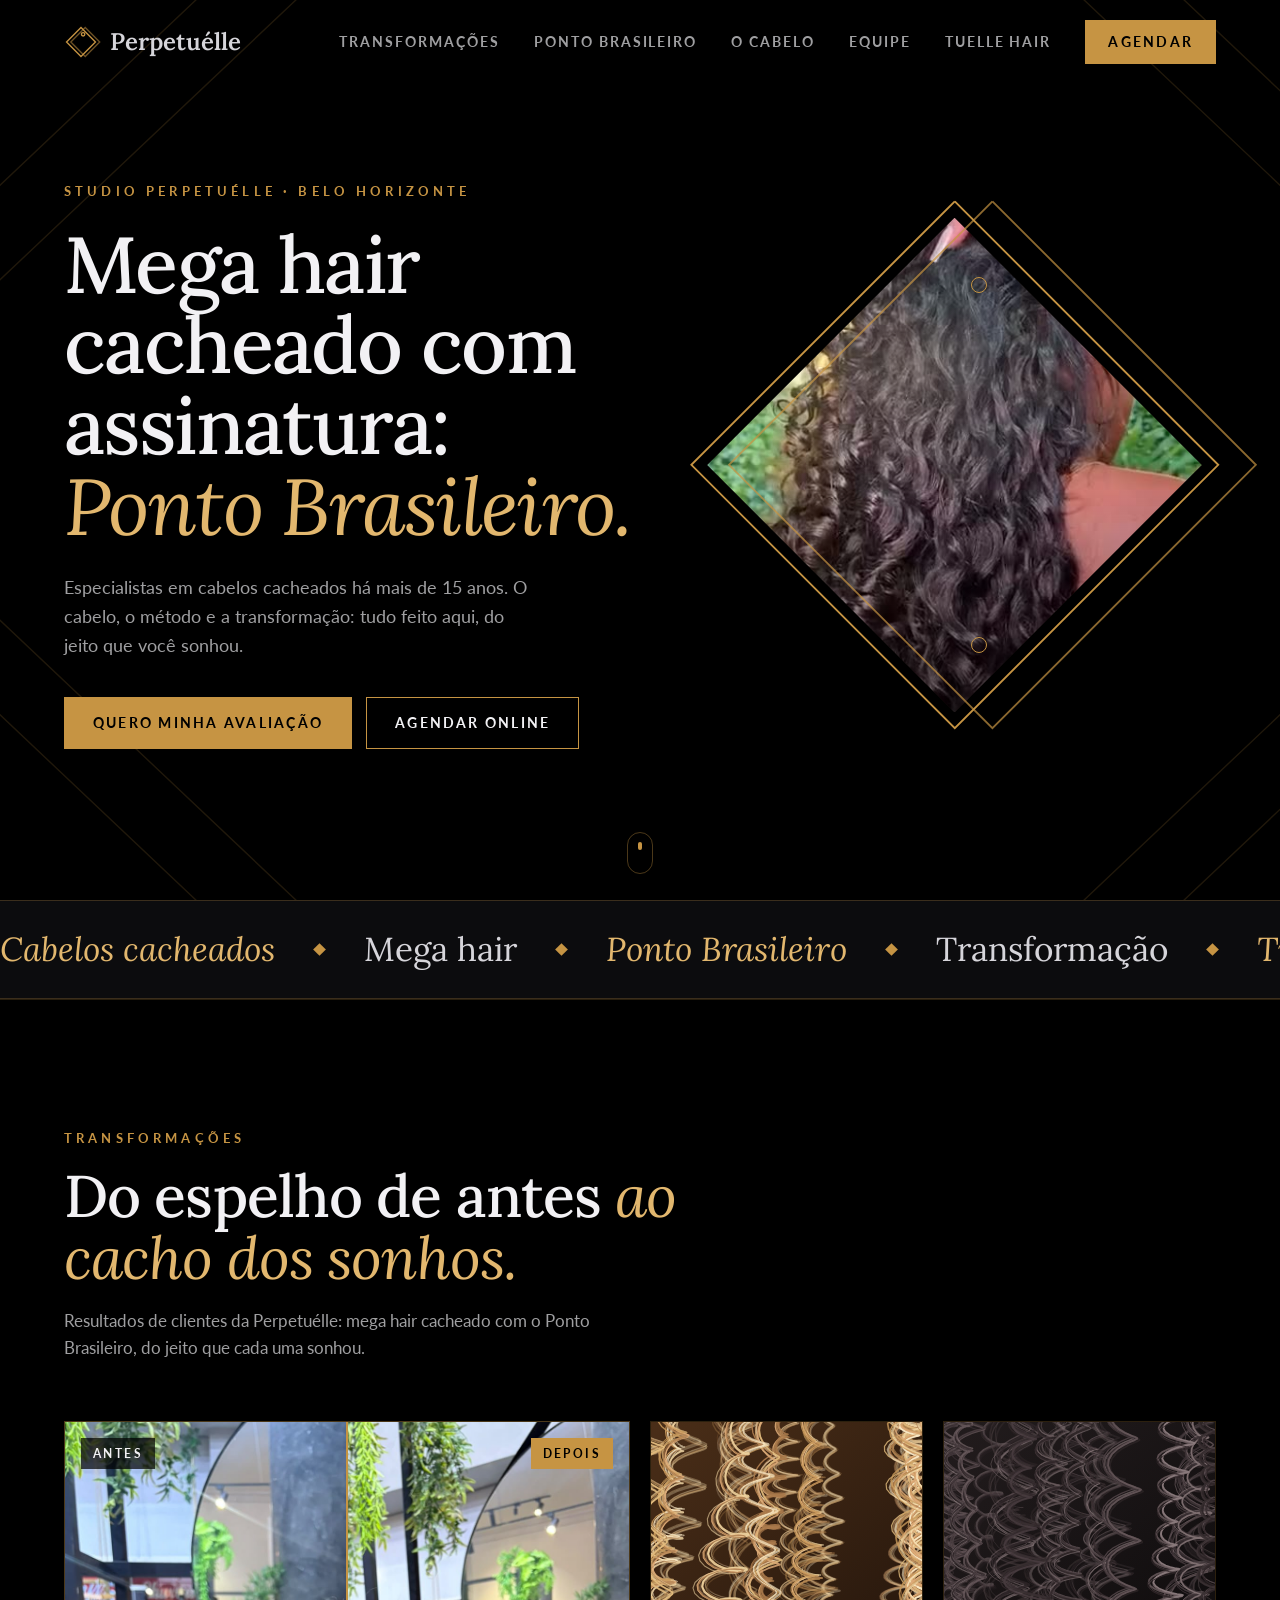
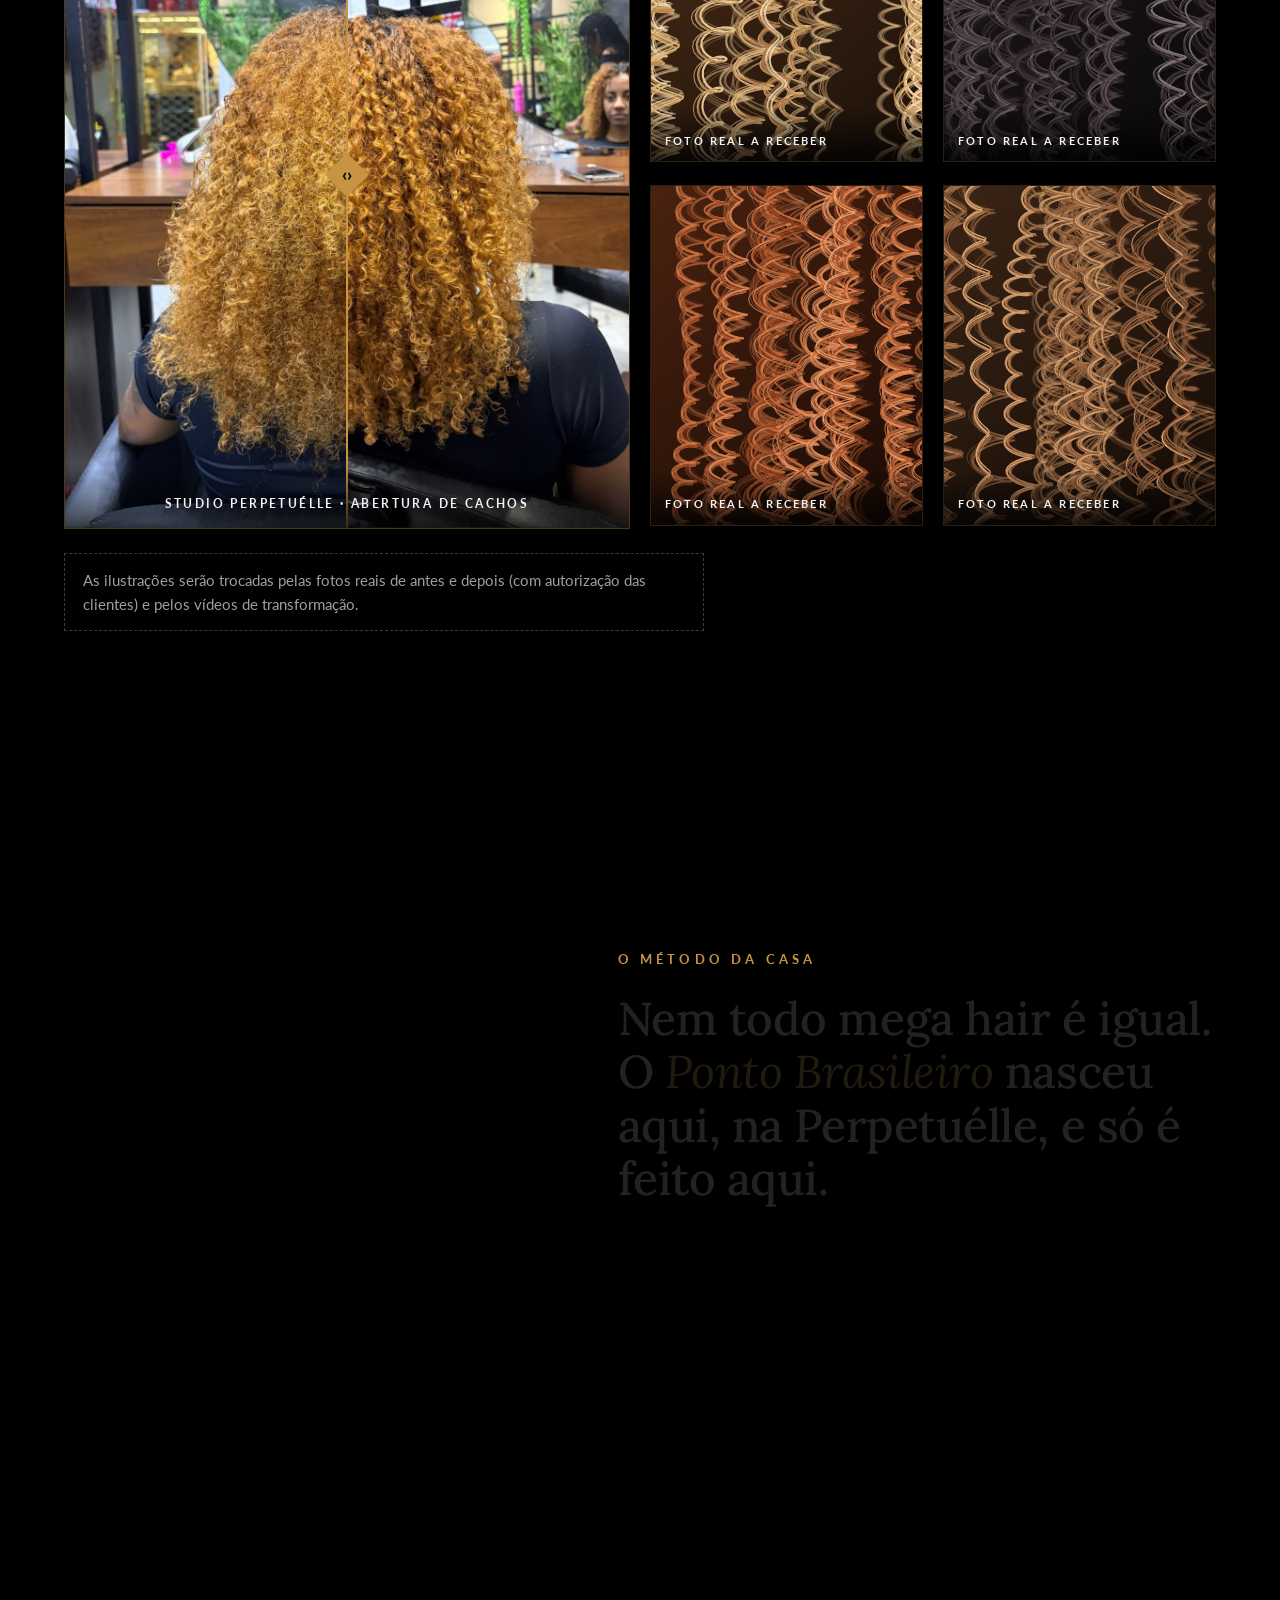
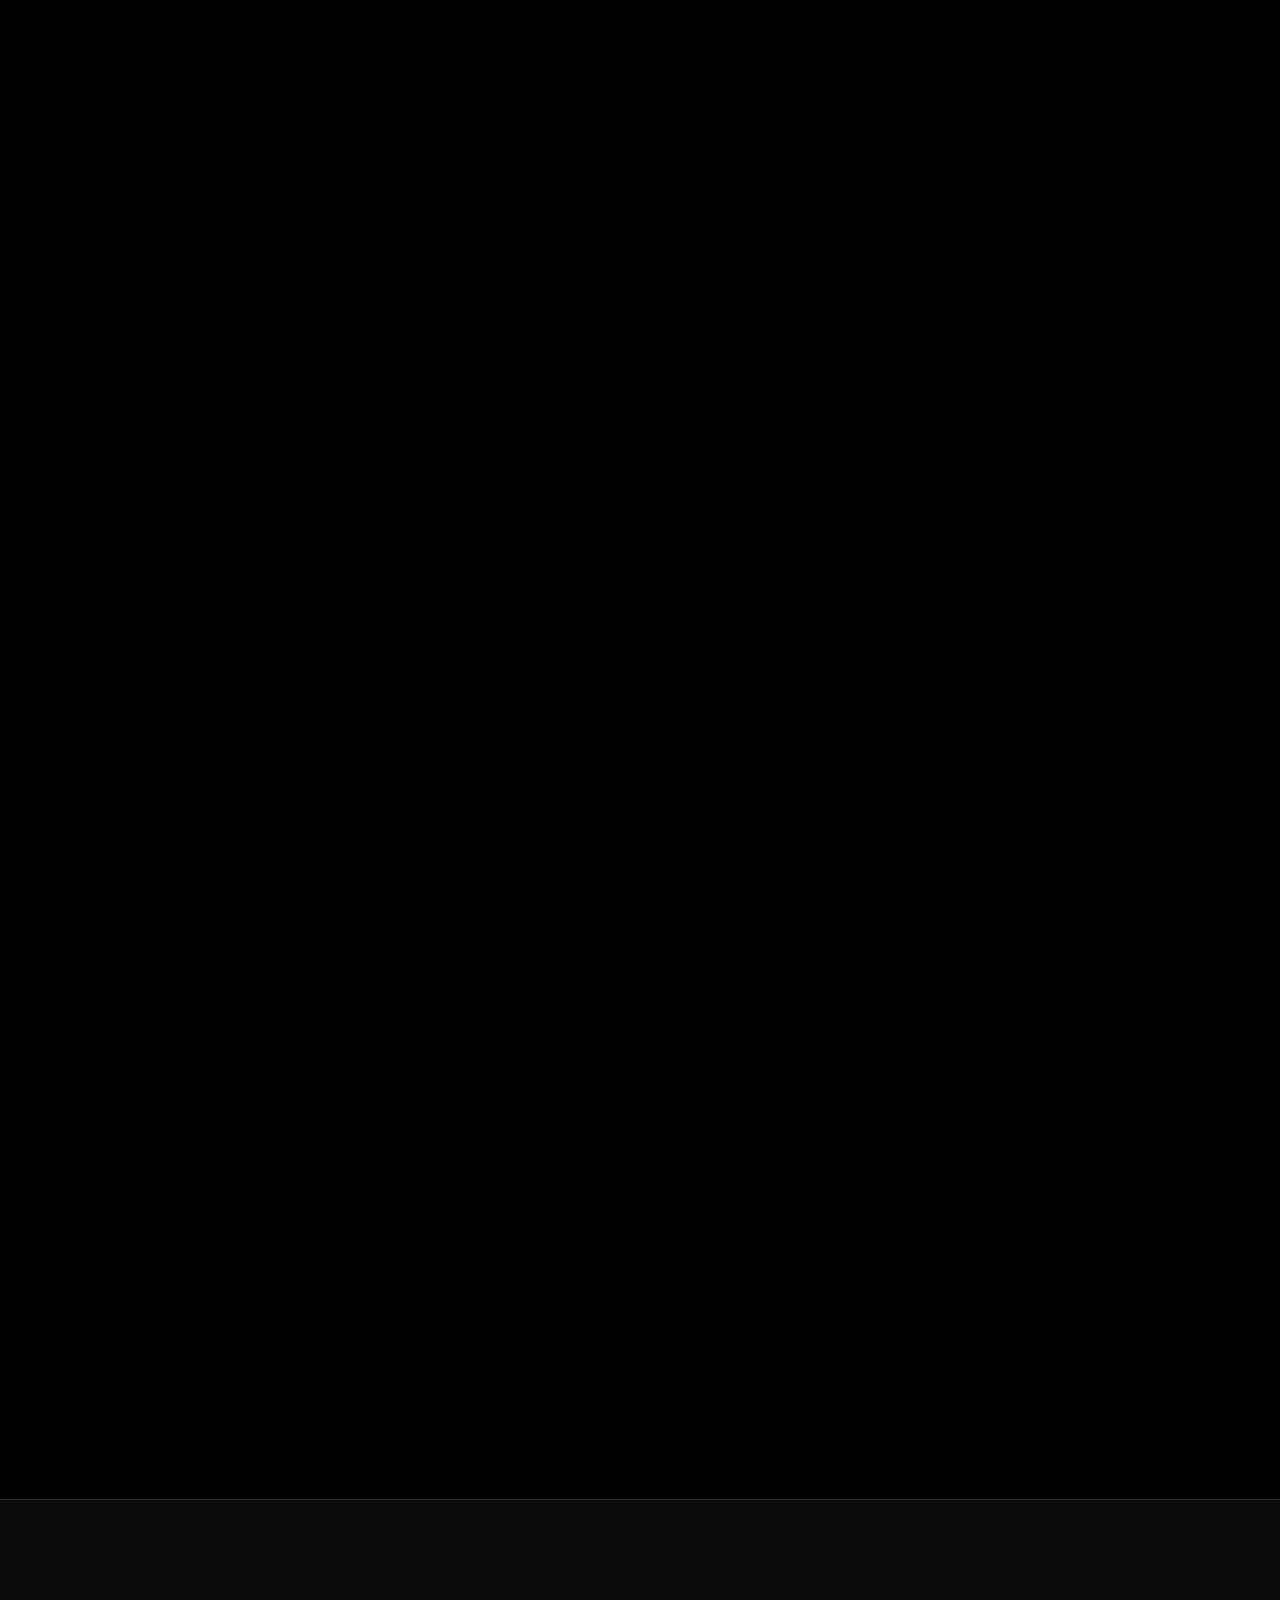
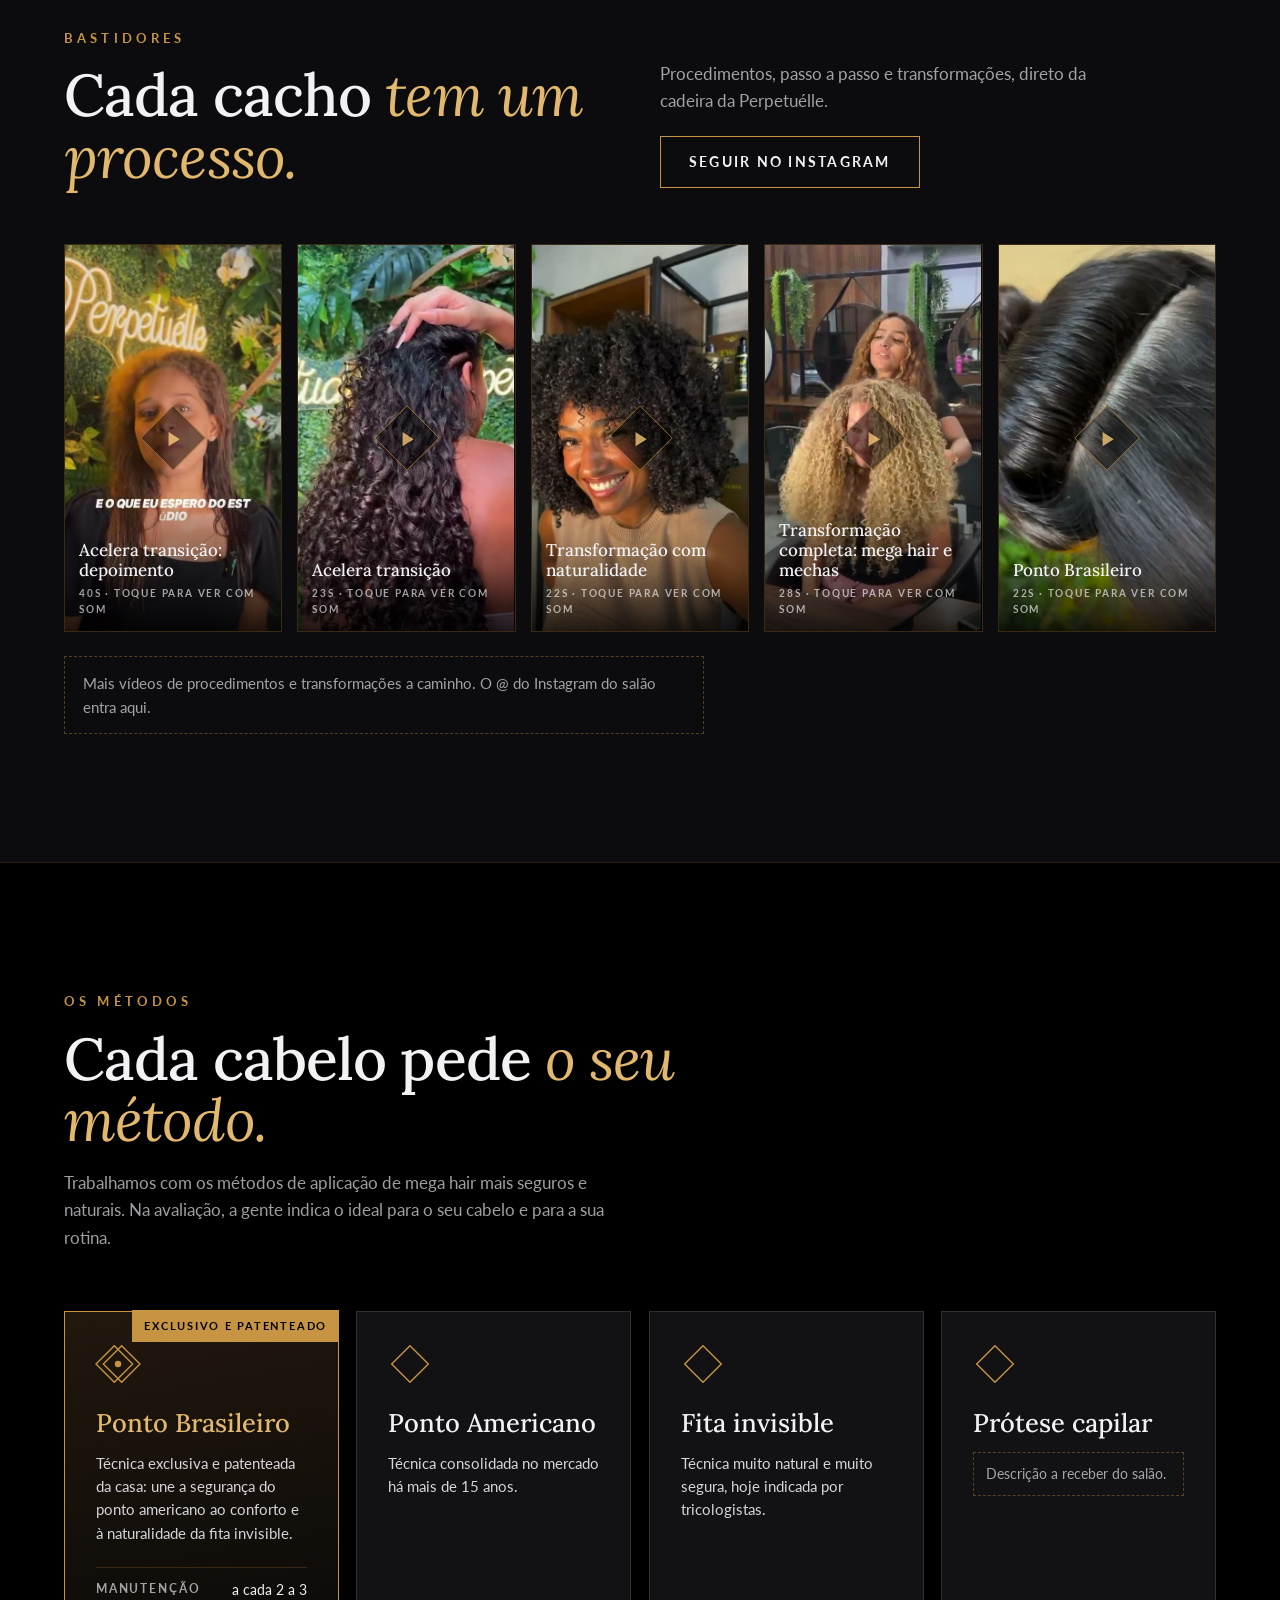
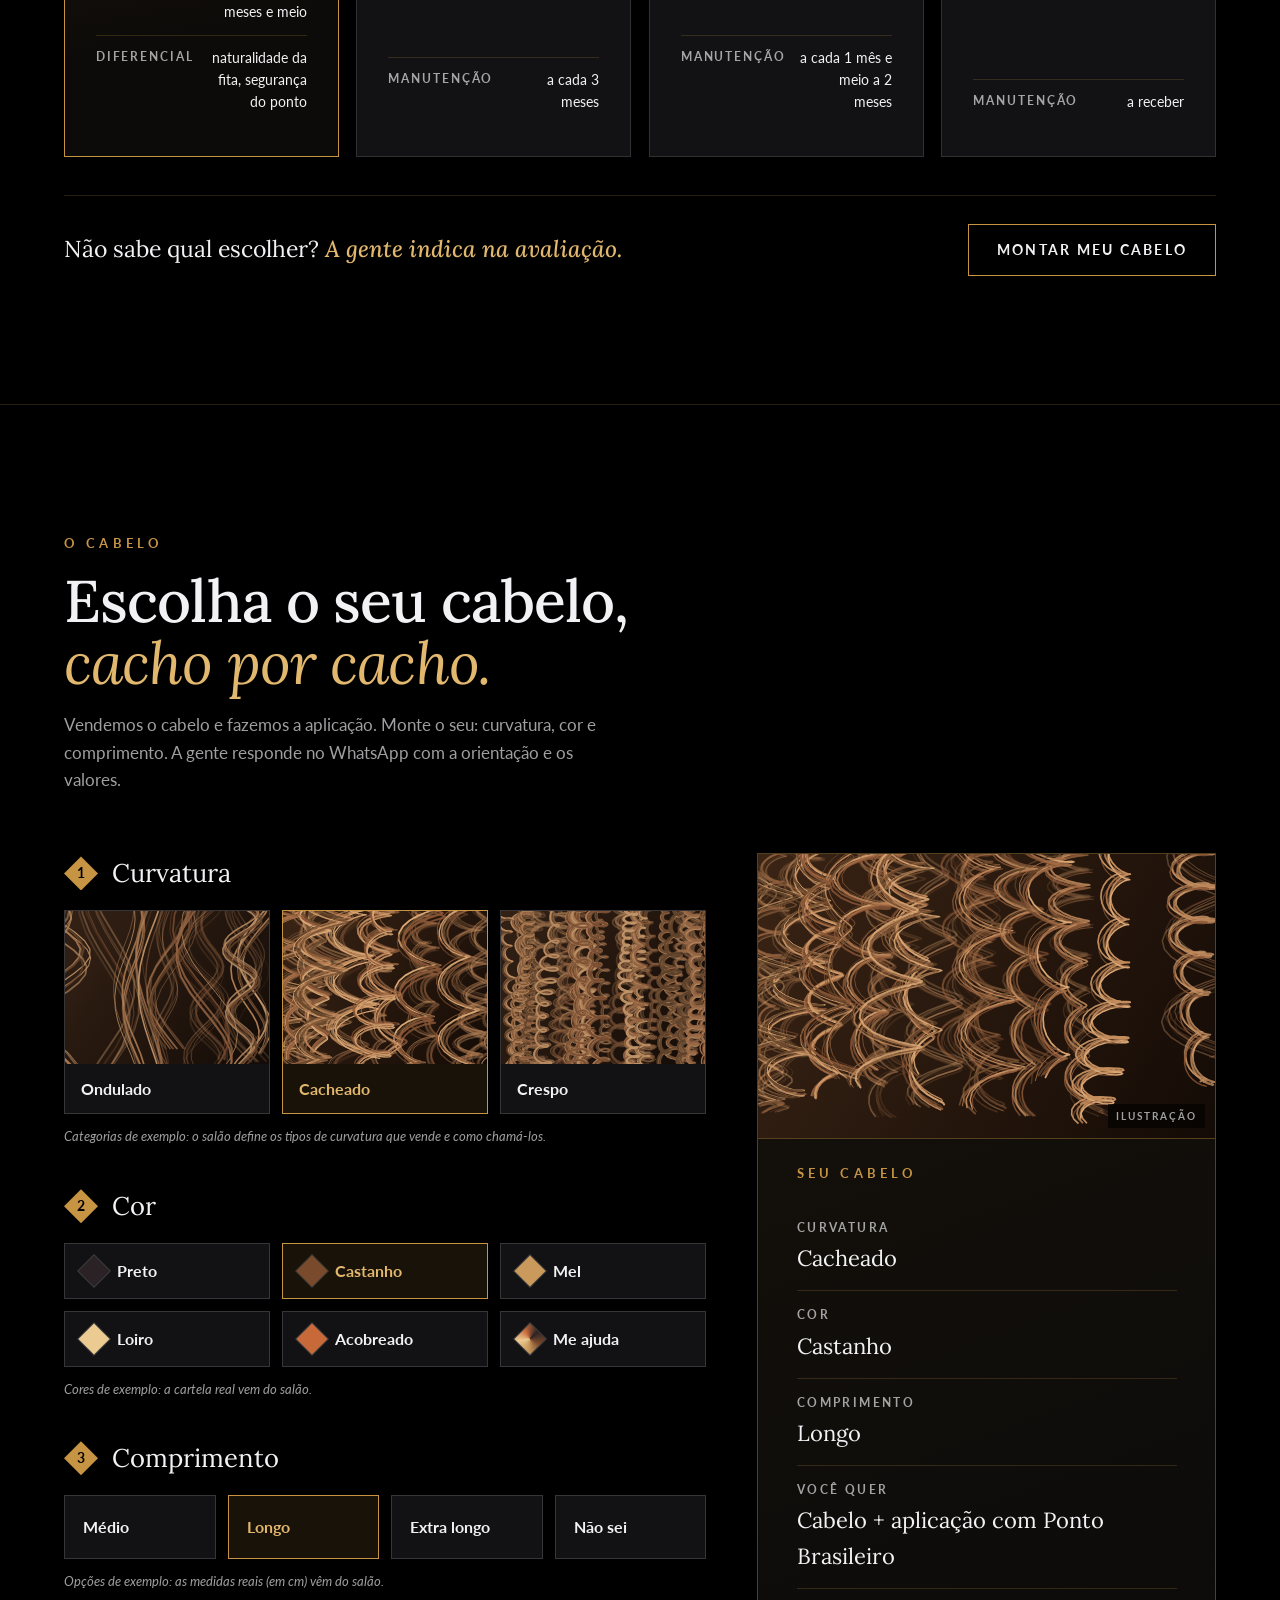
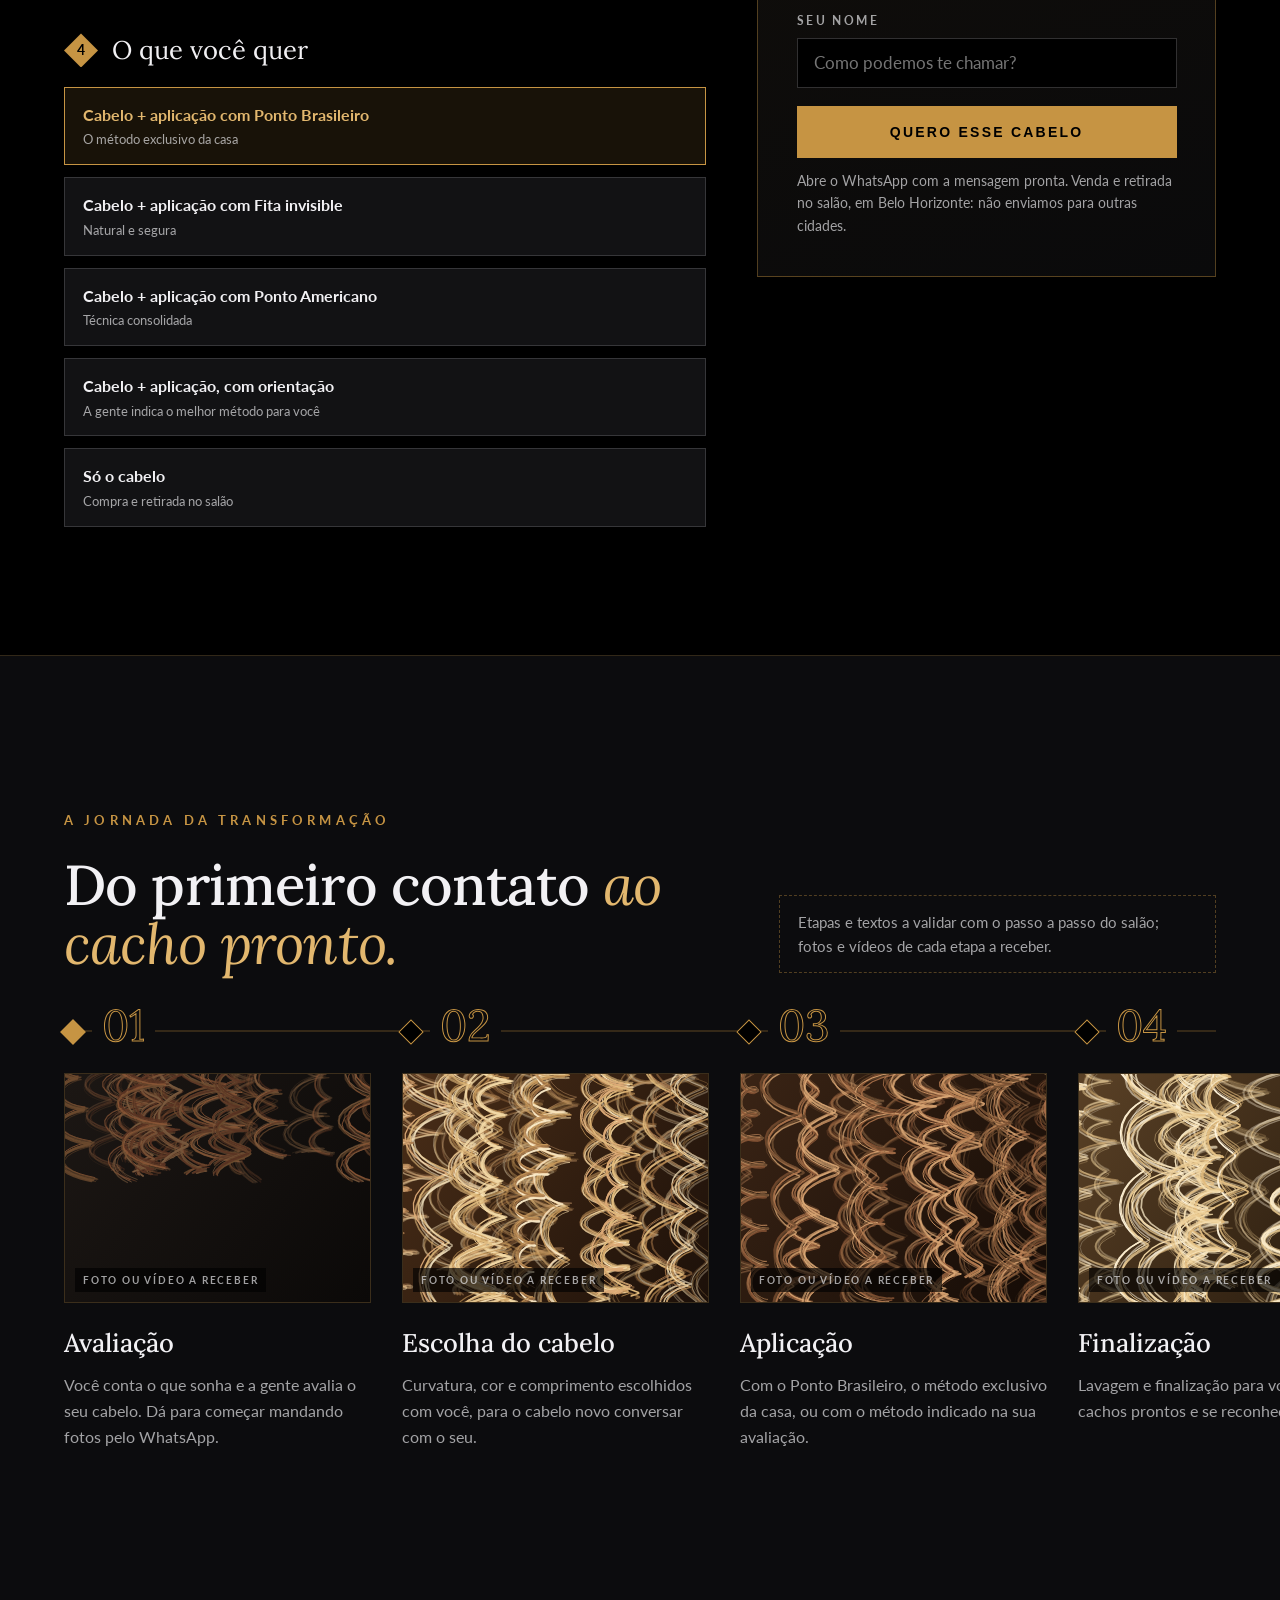
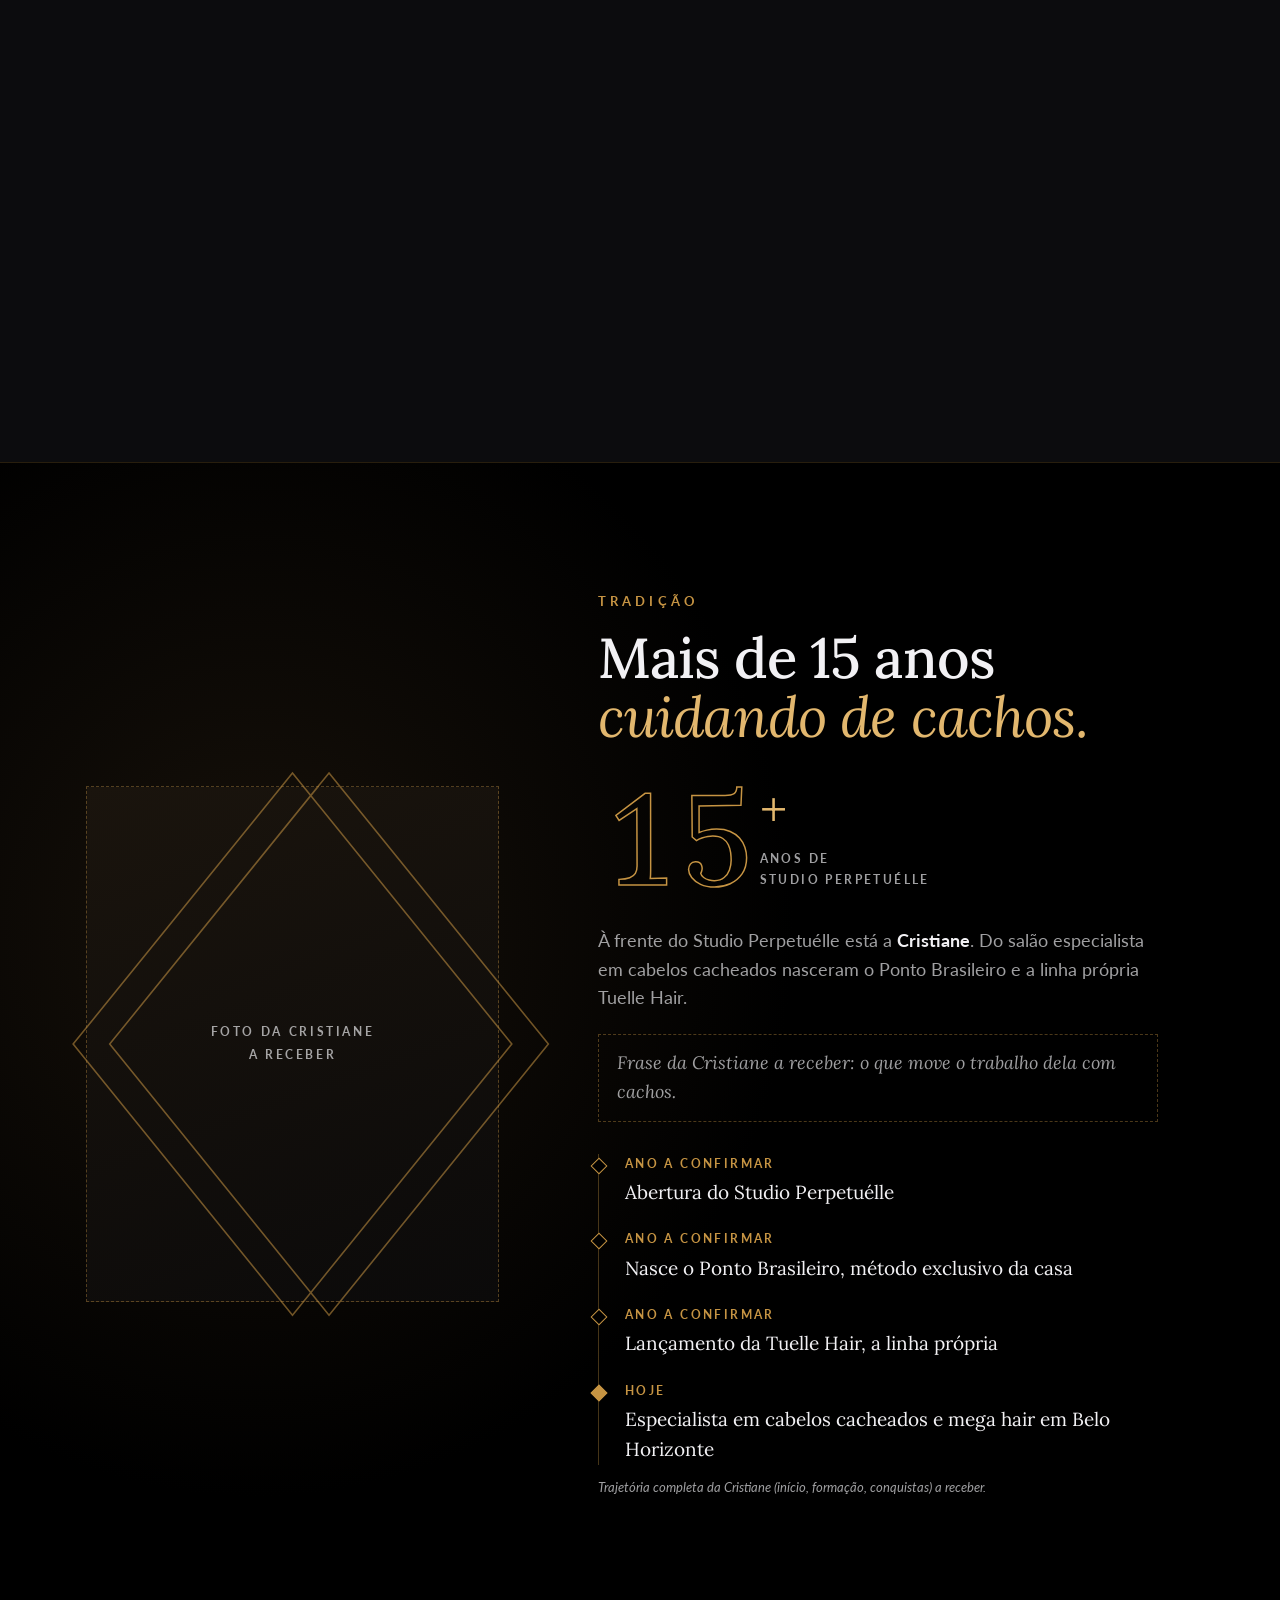
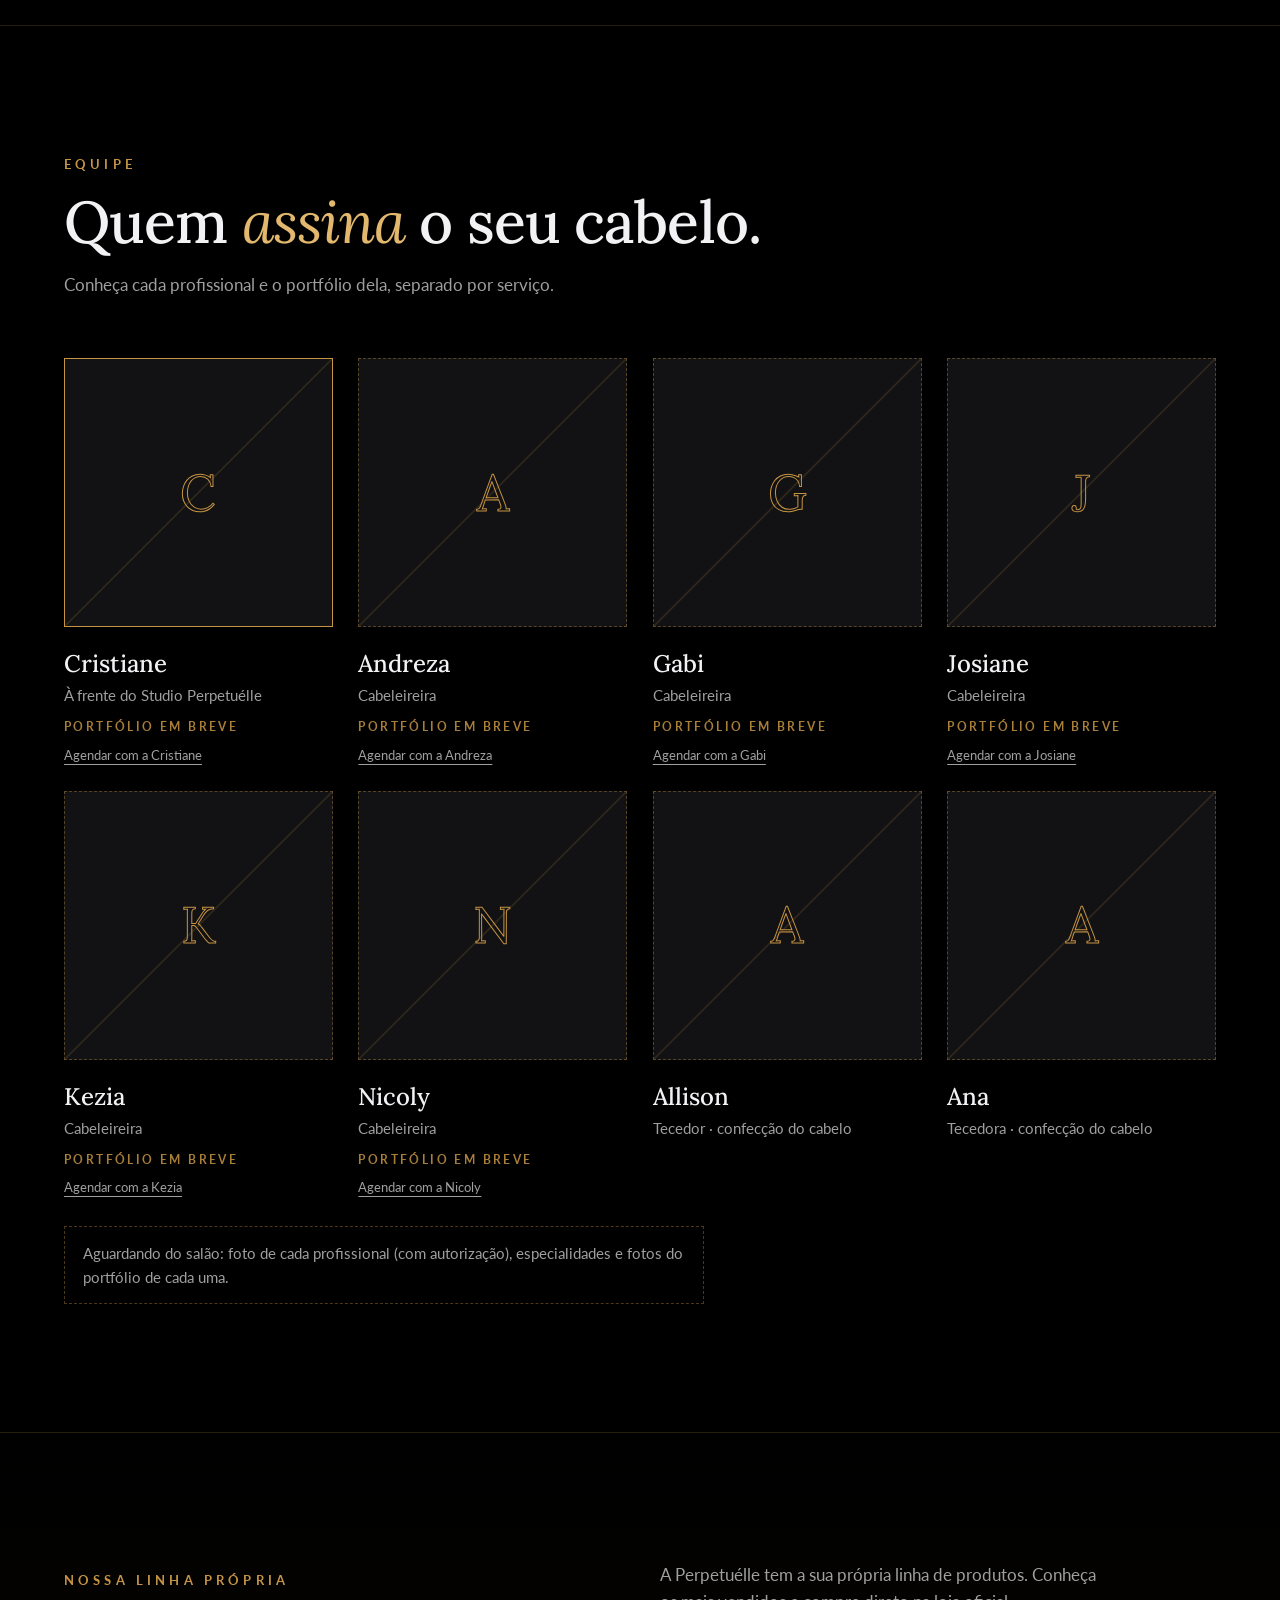
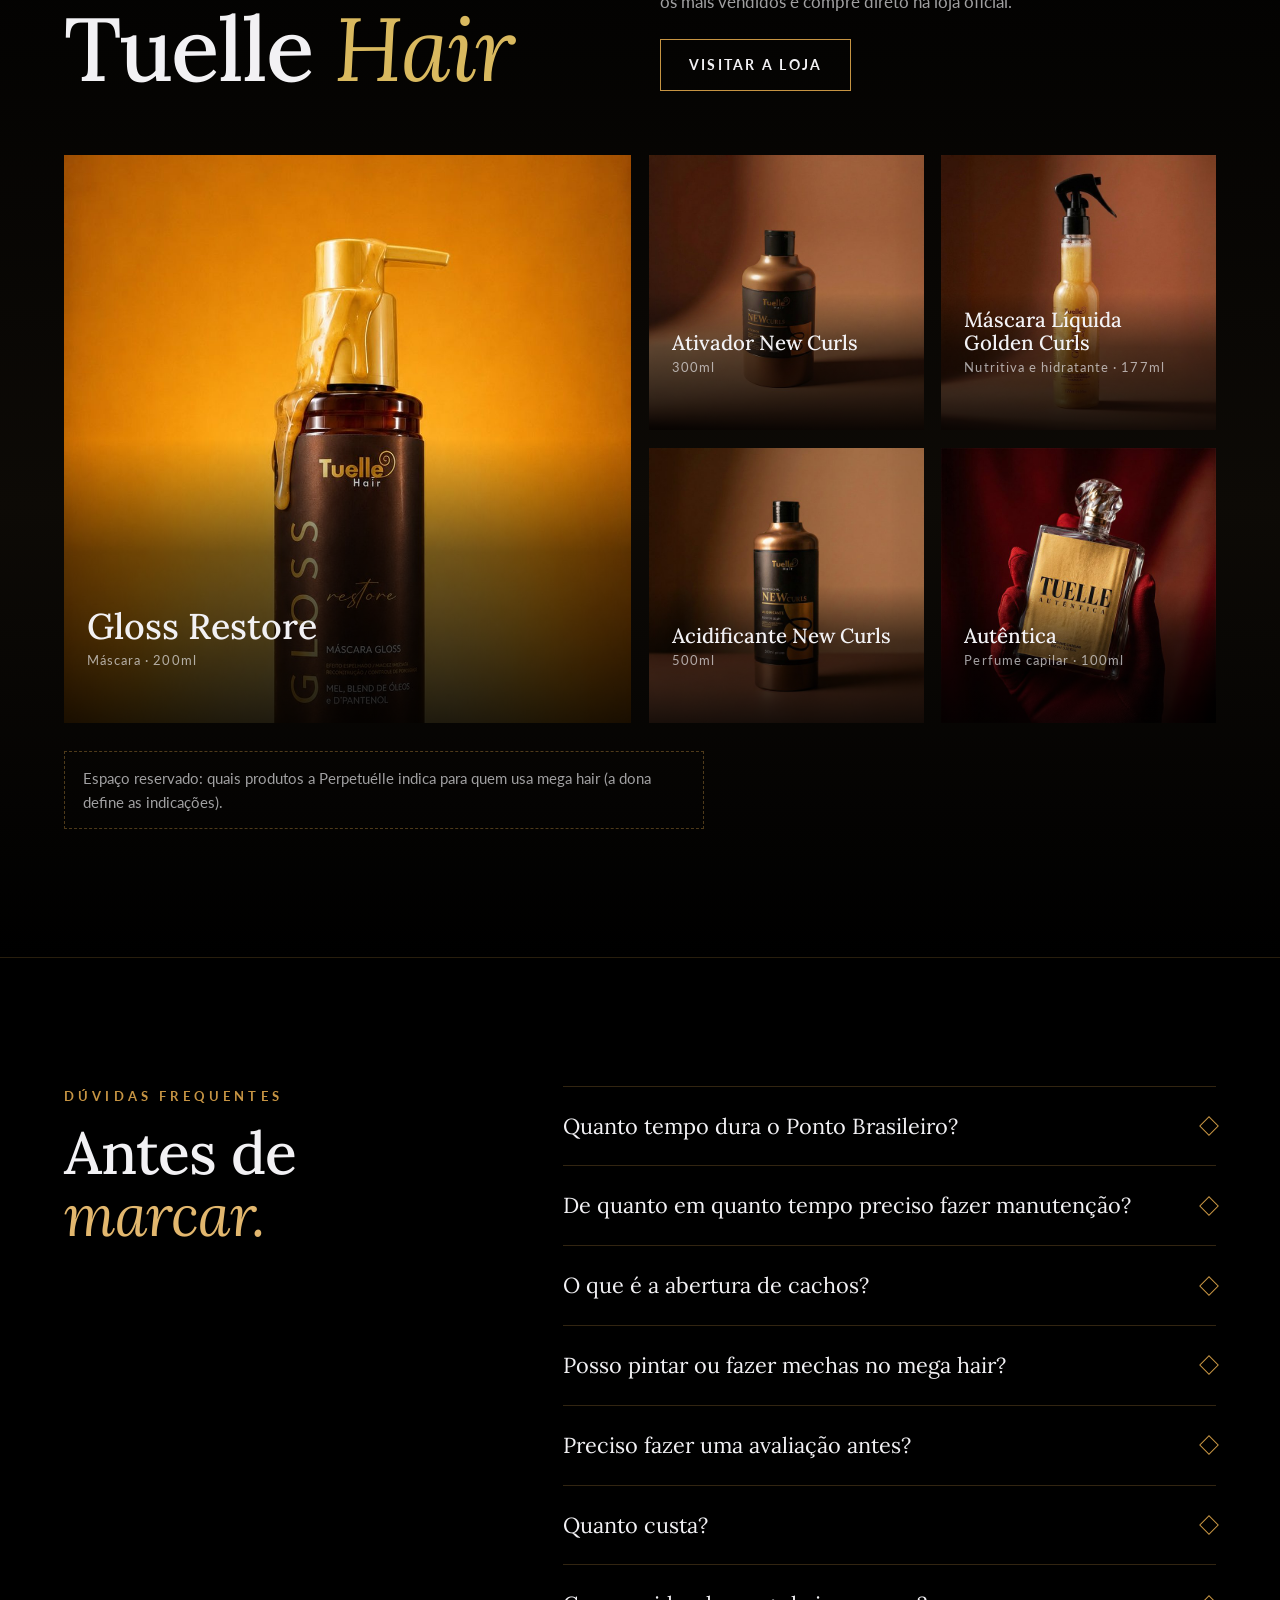
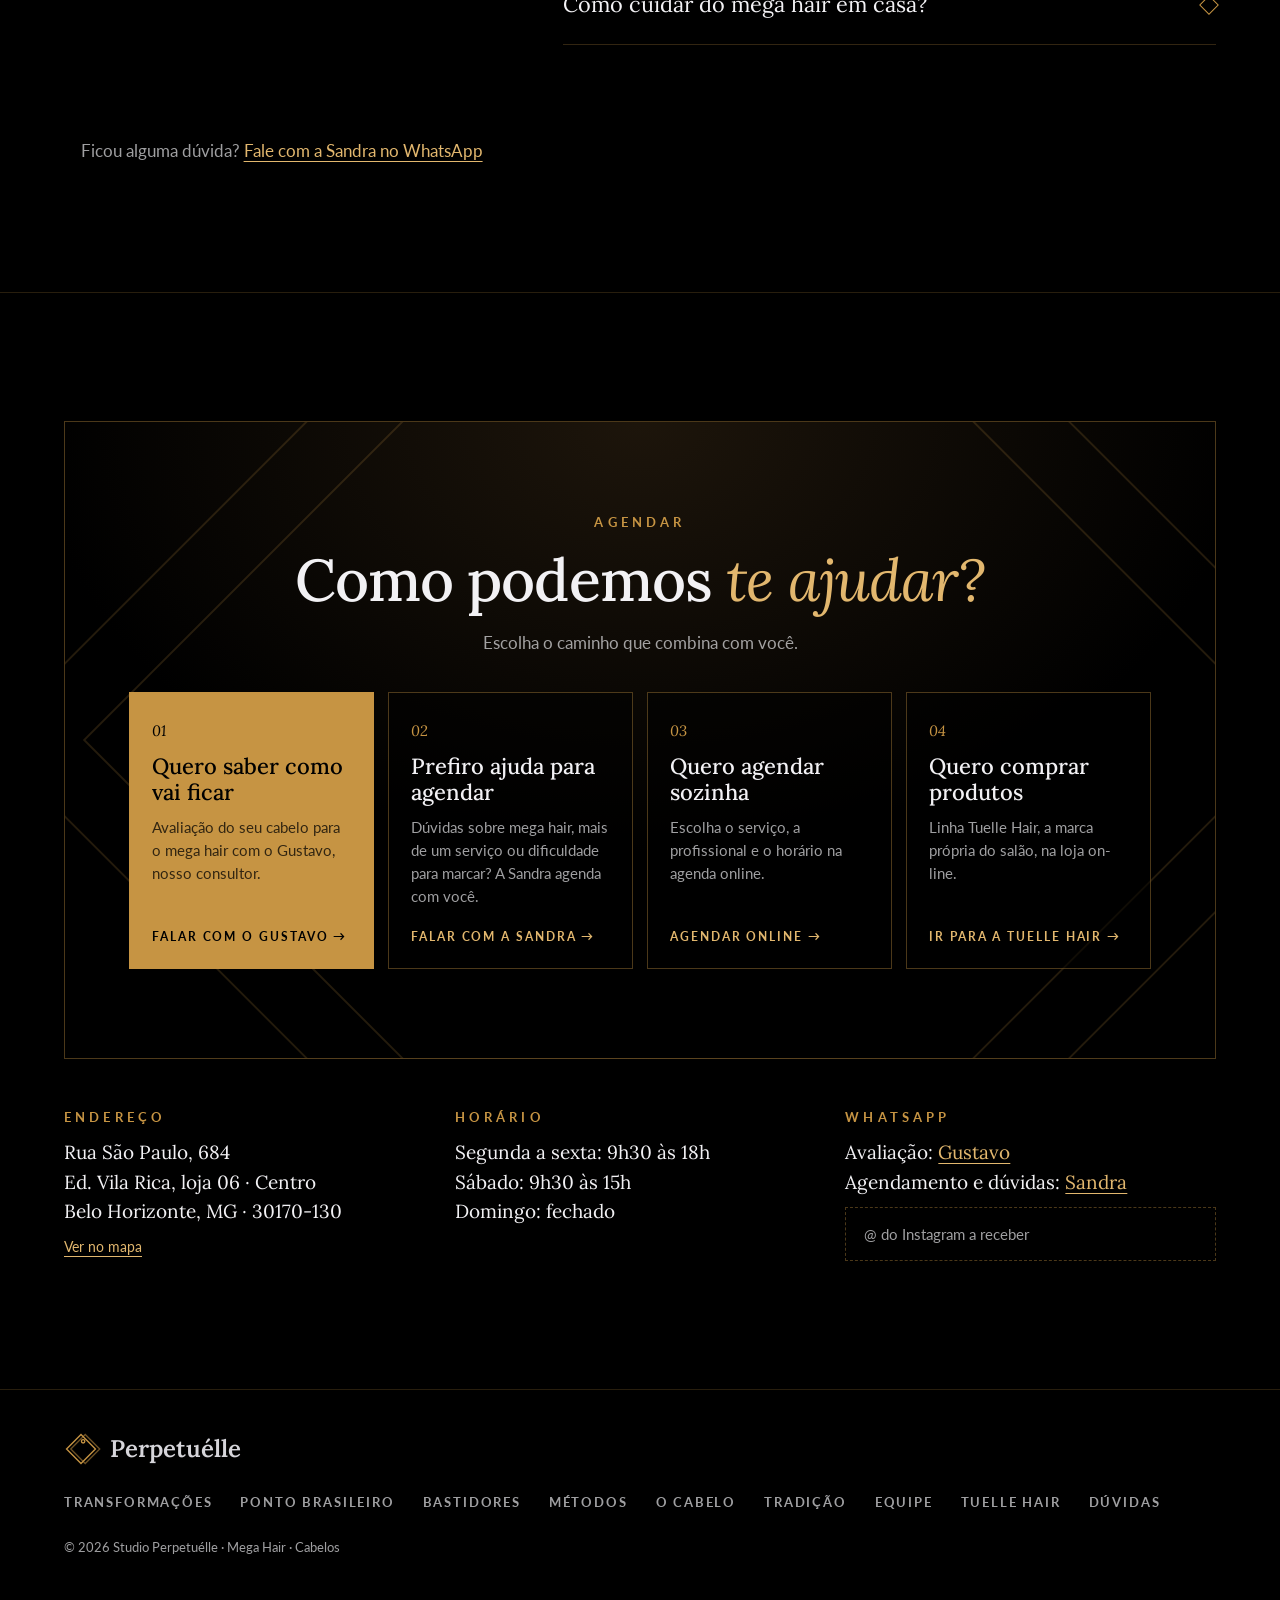
<file: index.html>
<!doctype html>
<html lang="pt-BR">
<head>
<meta charset="utf-8">
<meta name="viewport" content="width=device-width, initial-scale=1">
<title>Studio Perpetuélle · Mega Hair</title>
<meta name="description" content="Studio Perpetuélle, especialista em cabelos cacheados e mega hair em Belo Horizonte. Conheça o Ponto Brasileiro, método de fixação exclusivo da casa.">
<meta name="theme-color" content="#000000">
<!-- PRÉVIA: remover o noindex quando o site for lançado -->
<meta name="robots" content="noindex, nofollow">
<link rel="preconnect" href="https://fonts.googleapis.com">
<link rel="preconnect" href="https://fonts.gstatic.com" crossorigin>
<link href="https://fonts.googleapis.com/css2?family=Lora:ital,wght@0,400;0,500;0,600;1,400;1,500&family=Lato:wght@300;400;700&display=swap" rel="stylesheet">
<link rel="stylesheet" href="assets/css/style.css">
</head>
<body>

<!-- PROPOSTA v1 da abertura. Textos marcados com .provisorio aguardam o salão. -->

<header class="nav" id="nav">
  <a href="#topo" class="nav__marca" aria-label="Studio Perpetuélle, início">
    <svg viewBox="0 0 40 40" class="nav__emblema" aria-hidden="true"><path d="M20 3 L37 20 L20 37 L3 20 Z"/><path d="M25 3 L42 20 L25 37 L8 20 Z" opacity=".55"/><circle cx="22.5" cy="11" r="2"/></svg>
    <span>Perpetuélle</span>
  </a>
  <nav class="nav__links" id="menu">
    <a href="#transformacoes">Transformações</a>
    <a href="#ponto-brasileiro">Ponto Brasileiro</a>
    <a href="#o-cabelo">O cabelo</a>
    <a href="#equipe">Equipe</a>
    <a href="https://tuellehair.com.br/" target="_blank" rel="noopener">Tuelle Hair</a>
    <a href="#agendar" class="btn btn--cobre nav__cta">Agendar</a>
  </nav>
  <button class="nav__menu" id="abrir-menu" aria-label="Abrir menu" aria-expanded="false" aria-controls="menu"><i></i><i></i></button>
</header>

<main id="topo">
  <!-- ABERTURA -->
  <section class="hero" id="hero">
    <svg class="hero__linhas" viewBox="0 0 1440 900" preserveAspectRatio="xMidYMid slice" aria-hidden="true">
      <path d="M720 -420 L1640 450 L720 1320 L-200 450 Z"/>
      <path d="M820 -420 L1740 450 L820 1320 L-100 450 Z"/>
    </svg>

    <div class="hero__texto">
      <p class="sobretitulo entra" style="--d:.1s">Studio Perpetuélle · Belo Horizonte</p>
      <h1 class="entra" style="--d:.25s">Mega hair cacheado com assinatura: <em>Ponto Brasileiro.</em></h1>
      <p class="hero__sub entra" style="--d:.45s">Especialistas em cabelos cacheados há mais de 15 anos. O cabelo, o método e a transformação: tudo feito aqui, do jeito que você sonhou.</p>
      <div class="hero__acoes entra" style="--d:.6s">
        <a href="#" target="_blank" rel="noopener" data-whats="consultor" class="btn btn--cobre">Quero minha avaliação</a>
        <a href="https://www.trinks.com/studio-perpetuelle-mega-hair-cabelos" target="_blank" rel="noopener" data-agendar class="btn btn--linha">Agendar online</a>
      </div>
    </div>

    <div class="hero__janela entra" style="--d:.15s" aria-hidden="true">
      <div class="janela">
        <canvas id="fios"></canvas>
        <div class="janela__brilho"></div>
      </div>
      <svg class="janela__moldura" viewBox="0 0 100 100" preserveAspectRatio="none">
        <path class="desenha" d="M50 1 L99 50 L50 99 L1 50 Z"/>
      </svg>
      <svg class="janela__eco" viewBox="0 0 100 100" preserveAspectRatio="none">
        <path class="desenha desenha--2" d="M50 1 L99 50 L50 99 L1 50 Z"/>
      </svg>
      <span class="janela__ponto janela__ponto--a"></span>
      <span class="janela__ponto janela__ponto--b"></span>
    </div>

    <a href="#transformacoes" class="hero__rolar" aria-label="Rolar para as transformações"><span></span></a>
  </section>

  <!-- FAIXA -->
  <div class="faixa" aria-hidden="true">
    <div class="faixa__trilho">
      <span>Cabelos cacheados</span><i></i><span>Mega hair</span><i></i><span>Ponto Brasileiro</span><i></i><span>Transformação</span><i></i><span>Tuelle Hair</span><i></i>
      <span>Cabelos cacheados</span><i></i><span>Mega hair</span><i></i><span>Ponto Brasileiro</span><i></i><span>Transformação</span><i></i><span>Tuelle Hair</span><i></i>
    </div>
  </div>

  <!-- TRANSFORMAÇÕES (logo após a abertura: é o que mais vende) -->
  <section class="transf" id="transformacoes">
    <div class="cabeca revela">
      <p class="sobretitulo">Transformações</p>
      <h2>Do espelho de antes <em>ao cacho dos sonhos.</em></h2>
      <p>Resultados de clientes da Perpetuélle: mega hair cacheado com o Ponto Brasileiro, do jeito que cada uma sonhou.</p>
    </div>
    <div class="transf__grade">
      <div class="ad revela" id="ad" style="--pos:50%">
        <canvas class="ad__img" id="ad-antes" aria-hidden="true"></canvas>
        <canvas class="ad__img ad__img--depois" id="ad-depois" aria-hidden="true"></canvas>
        <span class="ad__tag">Antes</span><span class="ad__tag ad__tag--depois">Depois</span>
        <span class="ad__linha" aria-hidden="true"><i></i></span>
        <input type="range" min="0" max="100" value="50" id="ad-range" aria-label="Comparar antes e depois">
        <p class="ad__legenda" id="ad-legenda" hidden></p>
      </div>
      <div class="mosaico">
        <figure class="revela"><canvas data-cachos="mel" aria-hidden="true"></canvas><figcaption>Foto real a receber</figcaption></figure>
        <figure class="revela" style="--d:.08s"><canvas data-cachos="preto" aria-hidden="true"></canvas><figcaption>Foto real a receber</figcaption></figure>
        <figure class="revela" style="--d:.16s"><canvas data-cachos="cobre" aria-hidden="true"></canvas><figcaption>Foto real a receber</figcaption></figure>
        <figure class="revela" style="--d:.24s"><canvas data-cachos="castanho" aria-hidden="true"></canvas><figcaption>Foto real a receber</figcaption></figure>
      </div>
    </div>
    <p class="provisorio transf__nota revela">As ilustrações serão trocadas pelas fotos reais de antes e depois (com autorização das clientes) e pelos vídeos de transformação.</p>
  </section>

  <!-- PONTO BRASILEIRO (revelação com a rolagem) -->
  <section class="ponto" id="ponto-brasileiro">
    <div class="ponto__palco">
      <svg class="ponto__desenho" viewBox="0 0 400 400" aria-hidden="true">
        <path id="pb-a" d="M200 20 L380 200 L200 380 L20 200 Z"/>
        <path id="pb-b" d="M235 20 L415 200 L235 380 L55 200 Z"/>
        <circle id="pb-c" cx="217.5" cy="200" r="10"/>
      </svg>
      <div class="ponto__texto">
        <p class="sobretitulo">O método da casa</p>
        <h2 class="ponto__frase" id="frase">Nem todo mega hair é igual. O <em>Ponto Brasileiro</em> nasceu aqui, na Perpetuélle, e só é feito aqui.</h2>
        <p class="ponto__hist">O Ponto Brasileiro foi criado para unir as duas técnicas mais usadas no mercado: a fita invisible e o ponto americano. Uma técnica exclusiva e patenteada da Perpetuélle, com um diferencial único.</p>
        <div class="soma ponto__hist" aria-label="Fita invisible mais ponto americano é igual a Ponto Brasileiro">
          <div><b>Fita invisible</b><span>Naturalidade e conforto</span></div><i>+</i>
          <div><b>Ponto americano</b><span>Segurança e durabilidade</span></div><i>=</i>
          <div class="soma__res"><b>Ponto Brasileiro</b><span>Manutenção a cada 2 a 3 meses e meio</span></div>
        </div>
        <a href="#" target="_blank" rel="noopener" data-whats="consultor" class="btn btn--cobre ponto__cta">Quero o Ponto Brasileiro</a>
      </div>
    </div>
  </section>

  <!-- BASTIDORES: vídeos verticais (reels) de procedimentos e transformações -->
  <section class="bastidores" id="bastidores">
    <div class="bastidores__topo revela">
      <div>
        <p class="sobretitulo">Bastidores</p>
        <h2>Cada cacho <em>tem um processo.</em></h2>
      </div>
      <div class="bastidores__intro">
        <p>Procedimentos, passo a passo e transformações, direto da cadeira da Perpetuélle.</p>
        <a href="#" class="btn btn--linha" aria-disabled="true">Seguir no Instagram</a>
      </div>
    </div>
    <div class="bastidores__lista carrossel">
      <figure class="reel revela"><canvas data-cachos="castanho" aria-hidden="true"></canvas><span class="reel__play" aria-hidden="true"></span><figcaption><b>Aplicação do Ponto Brasileiro</b><small>Vídeo a receber</small></figcaption></figure>
      <figure class="reel revela" style="--d:.08s"><canvas data-cachos="mel" aria-hidden="true"></canvas><span class="reel__play" aria-hidden="true"></span><figcaption><b>Transformação completa</b><small>Vídeo a receber</small></figcaption></figure>
      <figure class="reel revela" style="--d:.16s"><canvas data-cachos="preto" aria-hidden="true"></canvas><span class="reel__play" aria-hidden="true"></span><figcaption><b>Finalização dos cachos</b><small>Vídeo a receber</small></figcaption></figure>
      <figure class="reel revela" style="--d:.24s"><canvas data-cachos="cobre" aria-hidden="true"></canvas><span class="reel__play" aria-hidden="true"></span><figcaption><b>Manutenção</b><small>Vídeo a receber</small></figcaption></figure>
      <figure class="reel revela" style="--d:.32s"><canvas data-cachos="loiro" aria-hidden="true"></canvas><span class="reel__play" aria-hidden="true"></span><figcaption><b>Rotina com Tuelle Hair</b><small>Vídeo a receber</small></figcaption></figure>
    </div>
    <p class="provisorio bastidores__nota revela">Os vídeos de procedimentos e transformações entram aqui (com autorização das clientes), junto com o @ do Instagram do salão.</p>
  </section>

  <!-- OS MÉTODOS: comparação dos métodos de aplicação (descrições a receber do salão) -->
  <section class="metodos" id="metodos">
    <div class="cabeca revela">
      <p class="sobretitulo">Os métodos</p>
      <h2>Cada cabelo pede <em>o seu método.</em></h2>
      <p>Trabalhamos com os métodos de aplicação de mega hair mais seguros e naturais. Na avaliação, a gente indica o ideal para o seu cabelo e para a sua rotina.</p>
    </div>
    <div class="metodos__lista carrossel">
      <article class="metodo metodo--destaque revela">
        <span class="metodo__selo">Exclusivo e patenteado</span>
        <svg class="metodo__icone" viewBox="0 0 48 48" aria-hidden="true"><path d="M20 4 L40 24 L20 44 L0 24 Z"/><path d="M28 4 L48 24 L28 44 L8 24 Z"/><circle cx="24" cy="24" r="3.5"/></svg>
        <h3>Ponto Brasileiro</h3>
        <p class="metodo__desc">Técnica exclusiva e patenteada da casa: une a segurança do ponto americano ao conforto e à naturalidade da fita invisible.</p>
        <dl><div><dt>Manutenção</dt><dd>a cada 2 a 3 meses e meio</dd></div><div><dt>Diferencial</dt><dd>naturalidade da fita, segurança do ponto</dd></div></dl>
      </article>
      <article class="metodo revela" style="--d:.08s">
        <svg class="metodo__icone" viewBox="0 0 48 48" aria-hidden="true"><path d="M24 4 L44 24 L24 44 L4 24 Z"/></svg>
        <h3>Ponto Americano</h3>
        <p class="metodo__desc">Técnica consolidada no mercado há mais de 15 anos.</p>
        <dl><div><dt>Manutenção</dt><dd>a cada 3 meses</dd></div></dl>
      </article>
      <article class="metodo revela" style="--d:.16s">
        <svg class="metodo__icone" viewBox="0 0 48 48" aria-hidden="true"><path d="M24 4 L44 24 L24 44 L4 24 Z"/></svg>
        <h3>Fita invisible</h3>
        <p class="metodo__desc">Técnica muito natural e muito segura, hoje indicada por tricologistas.</p>
        <dl><div><dt>Manutenção</dt><dd>a cada 1 mês e meio a 2 meses</dd></div></dl>
      </article>
      <article class="metodo revela" style="--d:.24s">
        <svg class="metodo__icone" viewBox="0 0 48 48" aria-hidden="true"><path d="M24 4 L44 24 L24 44 L4 24 Z"/></svg>
        <h3>Prótese capilar</h3>
        <p class="provisorio">Descrição a receber do salão.</p>
        <dl><div><dt>Manutenção</dt><dd>a receber</dd></div></dl>
      </article>
    </div>
    <div class="metodos__rodape revela">
      <p>Não sabe qual escolher? <strong>A gente indica na avaliação.</strong></p>
      <a href="#o-cabelo" class="btn btn--linha">Montar meu cabelo</a>
    </div>
  </section>

  <!-- O CABELO: escolha do cabelo (vendido separado ou com aplicação) → mensagem pronta no WhatsApp -->
  <section class="monte" id="o-cabelo">
    <div class="cabeca revela">
      <p class="sobretitulo">O cabelo</p>
      <h2>Escolha o seu cabelo, <em>cacho por cacho.</em></h2>
      <p>Vendemos o cabelo e fazemos a aplicação. Monte o seu: curvatura, cor e comprimento. A gente responde no WhatsApp com a orientação e os valores.</p>
    </div>

    <form class="monte__grade" id="monte" onsubmit="return false">
      <div class="monte__passos">
        <fieldset class="passo revela">
          <legend><span>1</span>Curvatura</legend>
          <div class="opcoes opcoes--3">
            <label class="opcao opcao--img"><input type="radio" name="curvatura" value="Ondulado"><span><canvas data-forma="ondulado" aria-hidden="true"></canvas><b>Ondulado</b></span></label>
            <label class="opcao opcao--img"><input type="radio" name="curvatura" value="Cacheado" checked><span><canvas data-forma="cacheado" aria-hidden="true"></canvas><b>Cacheado</b></span></label>
            <label class="opcao opcao--img"><input type="radio" name="curvatura" value="Crespo"><span><canvas data-forma="crespo" aria-hidden="true"></canvas><b>Crespo</b></span></label>
          </div>
          <p class="nota-exemplo">Categorias de exemplo: o salão define os tipos de curvatura que vende e como chamá-los.</p>
        </fieldset>

        <fieldset class="passo revela">
          <legend><span>2</span>Cor</legend>
          <div class="opcoes opcoes--cores">
            <label class="opcao opcao--cor"><input type="radio" name="cor" value="Preto"><span><i style="--c:#2a2224"></i><b>Preto</b></span></label>
            <label class="opcao opcao--cor"><input type="radio" name="cor" value="Castanho" checked><span><i style="--c:#7a4a2c"></i><b>Castanho</b></span></label>
            <label class="opcao opcao--cor"><input type="radio" name="cor" value="Mel"><span><i style="--c:#C99A5C"></i><b>Mel</b></span></label>
            <label class="opcao opcao--cor"><input type="radio" name="cor" value="Loiro"><span><i style="--c:#EBCB92"></i><b>Loiro</b></span></label>
            <label class="opcao opcao--cor"><input type="radio" name="cor" value="Acobreado"><span><i style="--c:#C8693A"></i><b>Acobreado</b></span></label>
            <label class="opcao opcao--cor"><input type="radio" name="cor" value="Quero orientação sobre a cor"><span><i class="cor-duvida"></i><b>Me ajuda</b></span></label>
          </div>
          <p class="nota-exemplo">Cores de exemplo: a cartela real vem do salão.</p>
        </fieldset>

        <fieldset class="passo revela">
          <legend><span>3</span>Comprimento</legend>
          <div class="opcoes opcoes--4">
            <label class="opcao"><input type="radio" name="comprimento" value="Médio"><span><b>Médio</b></span></label>
            <label class="opcao"><input type="radio" name="comprimento" value="Longo" checked><span><b>Longo</b></span></label>
            <label class="opcao"><input type="radio" name="comprimento" value="Extra longo"><span><b>Extra longo</b></span></label>
            <label class="opcao"><input type="radio" name="comprimento" value="Ainda não sei"><span><b>Não sei</b></span></label>
          </div>
          <p class="nota-exemplo">Opções de exemplo: as medidas reais (em cm) vêm do salão.</p>
        </fieldset>

        <fieldset class="passo revela">
          <legend><span>4</span>O que você quer</legend>
          <div class="opcoes opcoes--1">
            <label class="opcao"><input type="radio" name="servico" value="Cabelo + aplicação com Ponto Brasileiro" checked><span><b>Cabelo + aplicação com Ponto Brasileiro</b><small>O método exclusivo da casa</small></span></label>
            <label class="opcao"><input type="radio" name="servico" value="Cabelo + aplicação com Fita invisible"><span><b>Cabelo + aplicação com Fita invisible</b><small>Natural e segura</small></span></label>
            <label class="opcao"><input type="radio" name="servico" value="Cabelo + aplicação com Ponto Americano"><span><b>Cabelo + aplicação com Ponto Americano</b><small>Técnica consolidada</small></span></label>
            <label class="opcao"><input type="radio" name="servico" value="Cabelo + aplicação (quero orientação sobre o método)"><span><b>Cabelo + aplicação, com orientação</b><small>A gente indica o melhor método para você</small></span></label>
            <label class="opcao"><input type="radio" name="servico" value="Só o cabelo"><span><b>Só o cabelo</b><small>Compra e retirada no salão</small></span></label>
          </div>
        </fieldset>
      </div>

      <aside class="resumo revela">
        <div class="resumo__previa"><canvas id="previa-cabelo" aria-hidden="true"></canvas><span>Ilustração</span></div>
        <p class="sobretitulo">Seu cabelo</p>
        <dl>
          <div><dt>Curvatura</dt><dd id="r-curvatura"></dd></div>
          <div><dt>Cor</dt><dd id="r-cor"></dd></div>
          <div><dt>Comprimento</dt><dd id="r-comprimento"></dd></div>
          <div><dt>Você quer</dt><dd id="r-servico"></dd></div>
        </dl>
        <label class="campo"><span>Seu nome</span><input type="text" id="r-nome" autocomplete="given-name" placeholder="Como podemos te chamar?"></label>
        <button type="button" class="btn btn--cobre" id="enviar-monte">Quero esse cabelo</button>
        <p class="resumo__obs">Abre o WhatsApp com a mensagem pronta. Venda e retirada no salão, em Belo Horizonte: não enviamos para outras cidades.</p>
      </aside>
    </form>
  </section>

  <!-- JORNADA DA TRANSFORMAÇÃO (computador: desliza na horizontal com a rolagem; celular: linha do tempo vertical) -->
  <section class="jornada" id="jornada">
    <div class="jornada__palco">
      <div class="jornada__cabeca">
        <p class="sobretitulo">A jornada da transformação</p>
        <h2>Do primeiro contato <em>ao cacho pronto.</em></h2>
        <p class="provisorio">Etapas e textos a validar com o passo a passo do salão; fotos e vídeos de cada etapa a receber.</p>
      </div>
      <div class="jornada__trilho" id="jornada-trilho">
        <span class="jornada__linha" aria-hidden="true"><i id="jornada-progresso"></i></span>
        <ol class="jornada__lista">
          <li class="etapa">
            <span class="etapa__num">01</span>
            <div class="etapa__midia"><canvas data-etapa="antes" aria-hidden="true"></canvas><small>Foto ou vídeo a receber</small></div>
            <h3>Avaliação</h3>
            <p>Você conta o que sonha e a gente avalia o seu cabelo. Dá para começar mandando fotos pelo WhatsApp.</p>
          </li>
          <li class="etapa">
            <span class="etapa__num">02</span>
            <div class="etapa__midia"><canvas data-etapa="mel" aria-hidden="true"></canvas><small>Foto ou vídeo a receber</small></div>
            <h3>Escolha do cabelo</h3>
            <p>Curvatura, cor e comprimento escolhidos com você, para o cabelo novo conversar com o seu.</p>
          </li>
          <li class="etapa">
            <span class="etapa__num">03</span>
            <div class="etapa__midia"><canvas data-etapa="castanho" aria-hidden="true"></canvas><small>Foto ou vídeo a receber</small></div>
            <h3>Aplicação</h3>
            <p>Com o Ponto Brasileiro, o método exclusivo da casa, ou com o método indicado na sua avaliação.</p>
          </li>
          <li class="etapa">
            <span class="etapa__num">04</span>
            <div class="etapa__midia"><canvas data-etapa="loiro" aria-hidden="true"></canvas><small>Foto ou vídeo a receber</small></div>
            <h3>Finalização</h3>
            <p>Lavagem e finalização para você sair com os cachos prontos e se reconhecer no espelho.</p>
          </li>
          <li class="etapa">
            <span class="etapa__num">05</span>
            <div class="etapa__midia"><canvas data-etapa="cobre" aria-hidden="true"></canvas><small>Foto ou vídeo a receber</small></div>
            <h3>Manutenção</h3>
            <p>O mega hair pede manutenção periódica. A gente acompanha você para o cabelo seguir bonito.</p>
          </li>
        </ol>
      </div>
    </div>
  </section>

  <!-- TRADIÇÃO: mais de 15 anos e a trajetória da Cristiane -->
  <section class="tradicao" id="tradicao">
    <div class="tradicao__foto revela">
      <div class="tradicao__moldura">
        <span>Foto da Cristiane<br>a receber</span>
      </div>
      <svg class="tradicao__losangos" viewBox="0 0 100 125" preserveAspectRatio="none" aria-hidden="true">
        <path d="M50 2 L98 62.5 L50 123 L2 62.5 Z"/><path d="M58 2 L106 62.5 L58 123 L10 62.5 Z"/>
      </svg>
    </div>

    <div class="tradicao__texto">
      <p class="sobretitulo revela">Tradição</p>
      <h2 class="revela">Mais de 15 anos <em>cuidando de cachos.</em></h2>
      <div class="tradicao__numero revela" aria-label="Mais de 15 anos">
        <b id="contador" data-ate="15">15</b><span>+<small>anos de<br>Studio Perpetuélle</small></span>
      </div>
      <p class="tradicao__lead revela">À frente do Studio Perpetuélle está a <strong>Cristiane</strong>. Do salão especialista em cabelos cacheados nasceram o Ponto Brasileiro e a linha própria Tuelle Hair.</p>
      <blockquote class="provisorio revela">Frase da Cristiane a receber: o que move o trabalho dela com cachos.</blockquote>

      <ol class="marcos revela">
        <li><b>Ano a confirmar</b><span>Abertura do Studio Perpetuélle</span></li>
        <li><b>Ano a confirmar</b><span>Nasce o Ponto Brasileiro, método exclusivo da casa</span></li>
        <li><b>Ano a confirmar</b><span>Lançamento da Tuelle Hair, a linha própria</span></li>
        <li><b>Hoje</b><span>Especialista em cabelos cacheados e mega hair em Belo Horizonte</span></li>
      </ol>
      <p class="nota-exemplo revela">Trajetória completa da Cristiane (início, formação, conquistas) a receber.</p>
    </div>
  </section>

  <!-- EQUIPE -->
  <section class="equipe" id="equipe">
    <div class="cabeca revela">
      <p class="sobretitulo">Equipe</p>
      <h2>Quem <em>assina</em> o seu cabelo.</h2>
      <p>Conheça cada profissional e o portfólio dela, separado por serviço.</p>
    </div>
    <div class="equipe__grade">
      <article class="membro membro--dona revela" data-prof="cristiane"><div class="membro__foto"><span>C</span></div><h3>Cristiane</h3><p>À frente do Studio Perpetuélle</p><button type="button" class="membro__link" disabled>Portfólio em breve</button></article>
      <article class="membro revela" data-prof="andreza" style="--d:.06s"><div class="membro__foto"><span>A</span></div><h3>Andreza</h3><p>Cabeleireira</p><button type="button" class="membro__link" disabled>Portfólio em breve</button></article>
      <article class="membro revela" data-prof="gabi" style="--d:.12s"><div class="membro__foto"><span>G</span></div><h3>Gabi</h3><p>Cabeleireira</p><button type="button" class="membro__link" disabled>Portfólio em breve</button></article>
      <article class="membro revela" data-prof="josiane" style="--d:.18s"><div class="membro__foto"><span>J</span></div><h3>Josiane</h3><p>Cabeleireira</p><button type="button" class="membro__link" disabled>Portfólio em breve</button></article>
      <article class="membro revela" data-prof="kezia"><div class="membro__foto"><span>K</span></div><h3>Kezia</h3><p>Cabeleireira</p><button type="button" class="membro__link" disabled>Portfólio em breve</button></article>
      <article class="membro revela" data-prof="nicoly" style="--d:.06s"><div class="membro__foto"><span>N</span></div><h3>Nicoly</h3><p>Cabeleireira</p><button type="button" class="membro__link" disabled>Portfólio em breve</button></article>
      <article class="membro revela" style="--d:.12s"><div class="membro__foto"><span>A</span></div><h3>Allison</h3><p>Tecedor · confecção do cabelo</p></article>
      <article class="membro revela" style="--d:.18s"><div class="membro__foto"><span>A</span></div><h3>Ana</h3><p>Tecedora · confecção do cabelo</p></article>
    </div>
    <p class="provisorio equipe__nota revela">Aguardando do salão: foto de cada profissional (com autorização), especialidades e fotos do portfólio de cada uma.</p>
  </section>

  <!-- TUELLE HAIR: linha própria do salão (produtos da coleção "Mais Vendidos" da loja oficial) -->
  <section class="tuelle" id="tuelle-hair">
    <div class="tuelle__topo revela">
      <div>
        <p class="sobretitulo">Nossa linha própria</p>
        <h2>Tuelle <em>Hair</em></h2>
      </div>
      <div class="tuelle__intro">
        <p>A Perpetuélle tem a sua própria linha de produtos. Conheça os mais vendidos e compre direto na loja oficial.</p>
        <a href="https://tuellehair.com.br/" target="_blank" rel="noopener" class="btn btn--linha">Visitar a loja</a>
      </div>
    </div>

    <div class="tuelle__grade">
      <a class="produto produto--destaque revela" href="https://tuellehair.com.br/products/gloss-mascara" target="_blank" rel="noopener">
        <img src="assets/img/tuelle/gloss-restore.jpg" alt="Gloss Restore Máscara, da Tuelle Hair" width="1000" height="1000" loading="lazy">
        <span class="produto__info"><b>Gloss Restore</b><small>Máscara · 200ml</small><i>Ver na loja</i></span>
      </a>
      <a class="produto revela" style="--d:.08s" href="https://tuellehair.com.br/products/ativador-new-curls-300ml-tuelle-hair" target="_blank" rel="noopener">
        <img src="assets/img/tuelle/ativador-new-curls.jpg" alt="Ativador New Curls 300ml, da Tuelle Hair" width="720" height="720" loading="lazy">
        <span class="produto__info"><b>Ativador New Curls</b><small>300ml</small><i>Ver na loja</i></span>
      </a>
      <a class="produto revela" style="--d:.16s" href="https://tuellehair.com.br/products/spray-golden-curls-tuelle-hair" target="_blank" rel="noopener">
        <img src="assets/img/tuelle/mascara-liquida-golden-curls.jpg" alt="Máscara Líquida Golden Curls, da Tuelle Hair" width="720" height="720" loading="lazy">
        <span class="produto__info"><b>Máscara Líquida Golden Curls</b><small>Nutritiva e hidratante · 177ml</small><i>Ver na loja</i></span>
      </a>
      <a class="produto revela" style="--d:.08s" href="https://tuellehair.com.br/products/acidificante-tuelle-hair-500ml" target="_blank" rel="noopener">
        <img src="assets/img/tuelle/acidificante-new-curls.jpg" alt="Acidificante New Curls 500ml, da Tuelle Hair" width="720" height="720" loading="lazy">
        <span class="produto__info"><b>Acidificante New Curls</b><small>500ml</small><i>Ver na loja</i></span>
      </a>
      <a class="produto revela" style="--d:.16s" href="https://tuellehair.com.br/products/perfume-capilar-autentica-100ml-tuelle-hair" target="_blank" rel="noopener">
        <img src="assets/img/tuelle/perfume-autentica.jpg" alt="Perfume Capilar Autêntica, da Tuelle Hair" width="720" height="720" loading="lazy">
        <span class="produto__info"><b>Autêntica</b><small>Perfume capilar · 100ml</small><i>Ver na loja</i></span>
      </a>
    </div>

    <p class="provisorio tuelle__nota revela">Espaço reservado: quais produtos a Perpetuélle indica para quem usa mega hair (a dona define as indicações).</p>
  </section>

  <!-- DÚVIDAS -->
  <section class="duvidas" id="duvidas">
    <div class="cabeca revela">
      <p class="sobretitulo">Dúvidas frequentes</p>
      <h2>Antes de <em>marcar.</em></h2>
    </div>
    <div class="duvidas__lista revela">
      <details><summary>Quanto tempo dura o Ponto Brasileiro?</summary><p class="provisorio">Resposta a receber do salão.</p></details>
      <details><summary>De quanto em quanto tempo preciso fazer manutenção?</summary><p>Depende do método: no Ponto Brasileiro, a cada 2 a 3 meses e meio; na Fita invisible, a cada 1 mês e meio a 2 meses; no Ponto Americano, a cada 3 meses.</p></details>
      <details><summary>O que é a abertura de cachos?</summary><p>É o procedimento para reduzir o volume, abrir um pouco a curvatura e alinhar os fios, para o seu cabelo se encaixar melhor com o mega hair.</p></details>
      <details><summary>Posso pintar ou fazer mechas no mega hair?</summary><p class="provisorio">Resposta a receber do salão.</p></details>
      <details><summary>Preciso fazer uma avaliação antes?</summary><p class="provisorio">Resposta a receber do salão.</p></details>
      <details><summary>Quanto custa?</summary><p class="provisorio">Resposta a receber do salão (valores ou "a partir de", como a dona preferir).</p></details>
      <details><summary>Como cuidar do mega hair em casa?</summary><p class="provisorio">Resposta a receber do salão, com as indicações da linha Tuelle Hair.</p></details>
    </div>
    <p class="duvidas__mais revela">Ficou alguma dúvida? <a href="#" target="_blank" rel="noopener" data-whats="atendimento" data-msg="Olá, Sandra! Vim pelo site da Perpetuélle e tenho uma dúvida sobre mega hair.">Fale com a Sandra no WhatsApp</a></p>
  </section>

  <!-- CONTATO / AGENDAR -->
  <section class="contato" id="agendar">
    <div class="contato__caixa revela">
      <svg class="contato__linhas" viewBox="0 0 600 600" preserveAspectRatio="xMidYMid slice" aria-hidden="true"><path d="M300 -40 L640 300 L300 640 L-40 300 Z"/><path d="M350 -40 L690 300 L350 640 L10 300 Z"/></svg>
      <p class="sobretitulo">Agendar</p>
      <h2>Como podemos <em>te ajudar?</em></h2>
      <p>Escolha o caminho que combina com você.</p>
      <div class="caminhos">
        <a class="caminho caminho--destaque" href="#" target="_blank" rel="noopener" data-whats="consultor">
          <span class="caminho__num">01</span>
          <b>Quero saber como vai ficar</b>
          <span>Avaliação do seu cabelo para o mega hair com o Gustavo, nosso consultor.</span>
          <i>Falar com o Gustavo</i>
        </a>
        <a class="caminho" href="#" target="_blank" rel="noopener" data-whats="atendimento">
          <span class="caminho__num">02</span>
          <b>Prefiro ajuda para agendar</b>
          <span>Dúvidas sobre mega hair, mais de um serviço ou dificuldade para marcar? A Sandra agenda com você.</span>
          <i>Falar com a Sandra</i>
        </a>
        <a class="caminho" href="https://www.trinks.com/studio-perpetuelle-mega-hair-cabelos" target="_blank" rel="noopener" data-agendar>
          <span class="caminho__num">03</span>
          <b>Quero agendar sozinha</b>
          <span>Escolha o serviço, a profissional e o horário na agenda online.</span>
          <i>Agendar online</i>
        </a>
        <a class="caminho" href="https://tuellehair.com.br/" target="_blank" rel="noopener">
          <span class="caminho__num">04</span>
          <b>Quero comprar produtos</b>
          <span>Linha Tuelle Hair, a marca própria do salão, na loja on-line.</span>
          <i>Ir para a Tuelle Hair</i>
        </a>
      </div>
    </div>
    <div class="contato__info revela">
      <div><p class="sobretitulo">Endereço</p><p class="contato__dado">Rua São Paulo, 684<br>Ed. Vila Rica, loja 06 · Centro<br>Belo Horizonte, MG · 30170-130</p><p class="contato__dado contato__mapa"><a href="https://www.google.com/maps/search/?api=1&amp;query=Rua+S%C3%A3o+Paulo%2C+684%2C+Centro%2C+Belo+Horizonte+MG" target="_blank" rel="noopener">Ver no mapa</a></p></div>
      <div><p class="sobretitulo">Horário</p><p class="contato__dado">Segunda a sexta: 9h30 às 18h<br>Sábado: 9h30 às 15h<br>Domingo: fechado</p></div>
      <div><p class="sobretitulo">WhatsApp</p><p class="contato__dado">Avaliação: <a href="#" target="_blank" rel="noopener" data-whats="consultor">Gustavo</a><br>Agendamento e dúvidas: <a href="#" target="_blank" rel="noopener" data-whats="atendimento">Sandra</a></p><p class="provisorio">@ do Instagram a receber</p></div>
    </div>
  </section>
</main>

<footer class="rodape-site">
  <a href="#topo" class="nav__marca" aria-label="Voltar ao início">
    <svg viewBox="0 0 40 40" class="nav__emblema" aria-hidden="true"><path d="M20 3 L37 20 L20 37 L3 20 Z"/><path d="M25 3 L42 20 L25 37 L8 20 Z" opacity=".55"/><circle cx="22.5" cy="11" r="2"/></svg>
    <span>Perpetuélle</span>
  </a>
  <nav class="rodape-site__links">
    <a href="#transformacoes">Transformações</a><a href="#ponto-brasileiro">Ponto Brasileiro</a><a href="#bastidores">Bastidores</a><a href="#metodos">Métodos</a><a href="#o-cabelo">O cabelo</a><a href="#tradicao">Tradição</a><a href="#equipe">Equipe</a>
    <a href="https://tuellehair.com.br/" target="_blank" rel="noopener">Tuelle Hair</a><a href="#duvidas">Dúvidas</a>
  </nav>
  <p class="rodape-site__copy">© 2026 Studio Perpetuélle · Mega Hair · Cabelos</p>
</footer>

<a href="#agendar" class="agendar-fixo" id="agendar-fixo">Agendar</a>

<dialog class="pf" id="portfolio" aria-labelledby="pf-nome">
  <div class="pf__topo">
    <h2><small>Portfólio</small><span id="pf-nome"></span></h2>
    <div class="pf__acoes"><a class="btn btn--cobre" id="pf-agendar" href="#" target="_blank" rel="noopener">Agendar</a>
    <button type="button" class="pf__fechar" id="pf-fechar" aria-label="Fechar portfólio">×</button></div>
  </div>
  <div class="pf__filtros" id="pf-filtros"></div>
  <div class="pf__grade" id="pf-grade"></div>
  <div class="pf__ver" id="pf-ver" hidden>
    <div class="pf__ver-topo"><button type="button" id="pf-voltar">‹ Voltar às fotos</button></div>
    <img id="pf-ver-img" alt="">
    <div class="pf__ver-base"><button type="button" class="pf__nav" id="pf-ant" aria-label="Foto anterior">‹</button><p id="pf-ver-leg"></p><button type="button" class="pf__nav" id="pf-prox" aria-label="Próxima foto">›</button></div>
  </div>
</dialog>

<dialog class="vmodal" id="vmodal" aria-labelledby="vmodal-titulo">
  <div class="vmodal__topo"><h2 id="vmodal-titulo"></h2><button type="button" class="pf__fechar" id="vmodal-fechar" aria-label="Fechar vídeo">×</button></div>
  <video class="vmodal__video" id="vmodal-video" controls playsinline></video>
  <a class="btn btn--cobre vmodal__cta" id="vmodal-cta" href="#" target="_blank" rel="noopener">Quero esse resultado</a>
</dialog>

<script src="assets/js/portfolio-dados.js"></script>
<script src="assets/js/videos-dados.js"></script>
<script src="assets/js/main.js"></script>
</body>
</html>
</file>
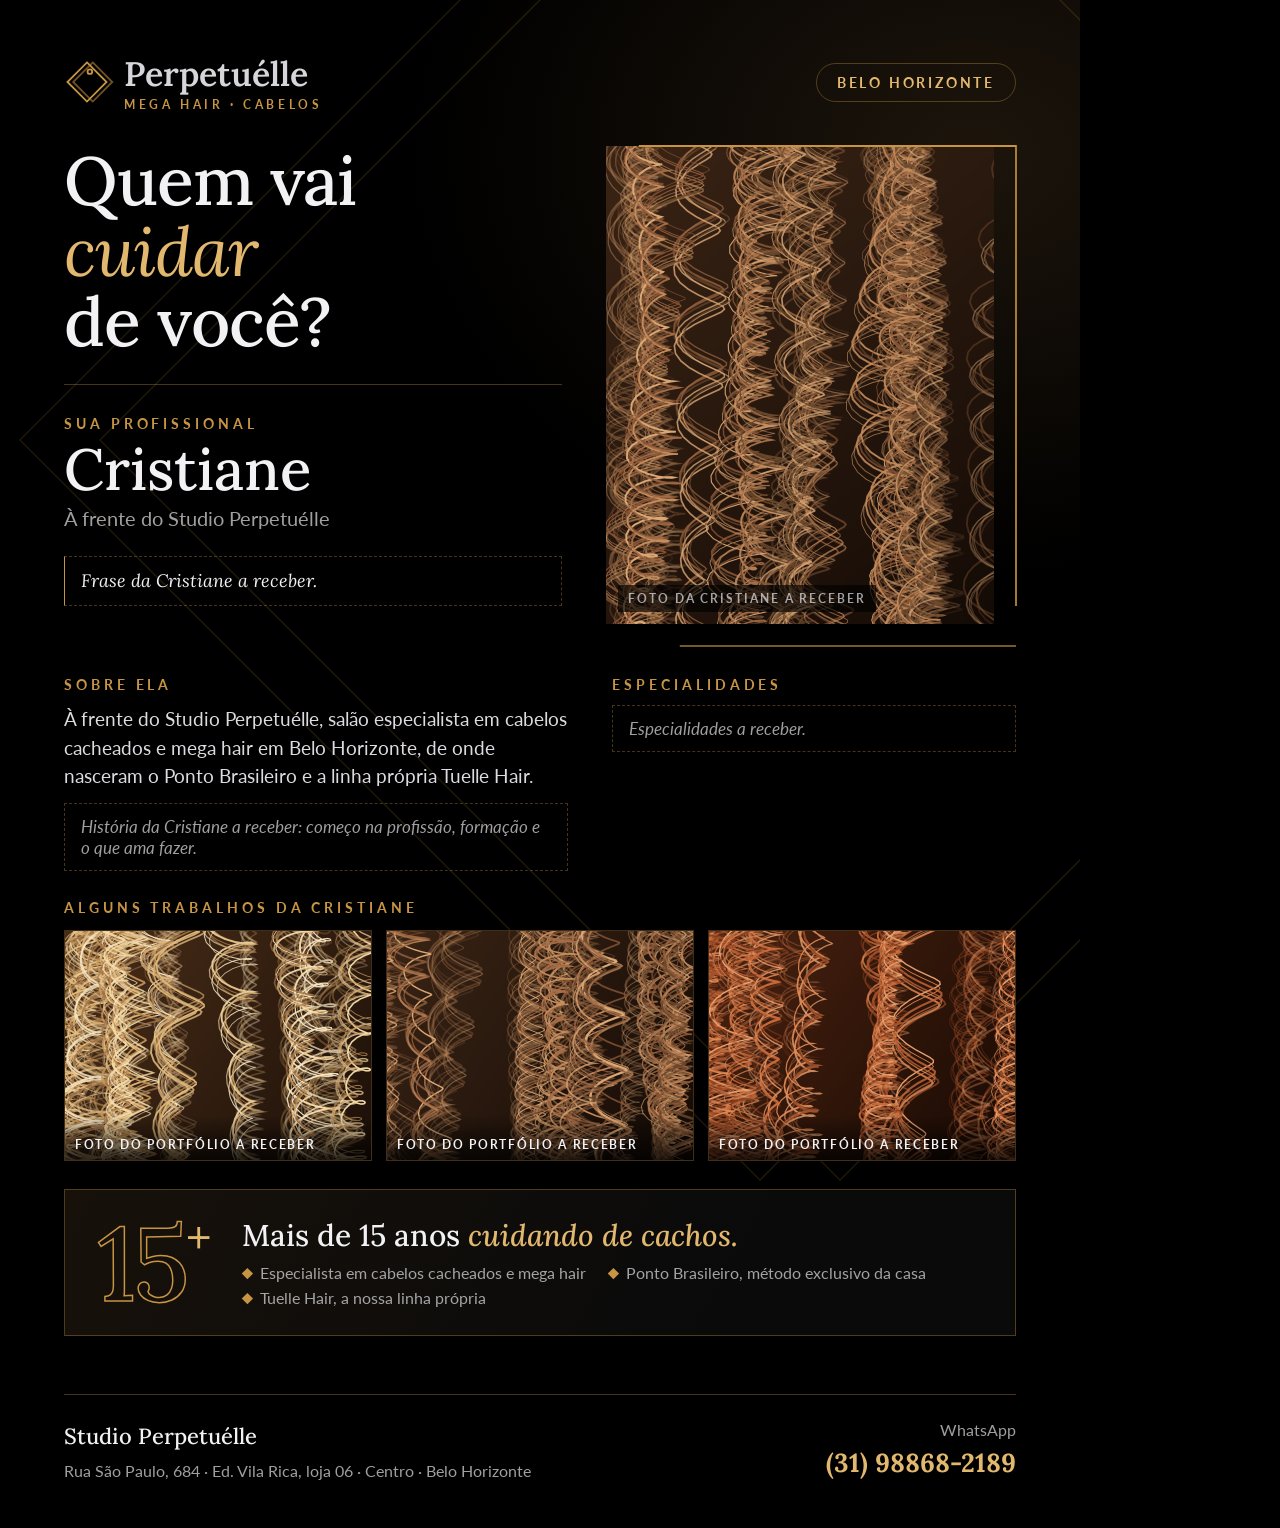
<file: apresentacao/index.html>
<!doctype html>
<html lang="pt-BR">
<head>
<meta charset="utf-8">
<meta name="viewport" content="width=1080">
<meta name="robots" content="noindex, nofollow">
<title>Quem vai cuidar de você · Studio Perpetuélle</title>
<!--
  APRESENTAÇÃO DA PROFISSIONAL ("Quem vai cuidar de você?"), 1080×1528 (proporção A4).
  Uso: apresentacao/?p=gabi  (dados em assets/js/equipe-dados.js e fotos do portfólio).
  Gerada em JPG e PDF por ferramentas/apresentacoes.py para enviar pelo WhatsApp.
-->
<link rel="preconnect" href="https://fonts.googleapis.com">
<link rel="preconnect" href="https://fonts.gstatic.com" crossorigin>
<link href="https://fonts.googleapis.com/css2?family=Lora:ital,wght@0,400;0,500;0,600;1,400;1,500&family=Lato:wght@400;700&display=swap" rel="stylesheet">
<style>
  :root{--cobre:#C69443;--cobre-claro:#E2B76E;--linha:rgba(198,148,67,.35);--branco:#F2F1F4;--suave:rgba(242,241,244,.66);--card:#111113}
  @page{size:1080px 1528px;margin:0}
  *{box-sizing:border-box;margin:0;padding:0}
  html,body{width:1080px;height:1528px;background:#000;overflow:hidden}
  body{font-family:"Lato",sans-serif;color:var(--branco);-webkit-font-smoothing:antialiased;-webkit-print-color-adjust:exact;print-color-adjust:exact}
  .pg{position:relative;width:1080px;height:1528px;padding:52px 64px 44px;overflow:hidden;display:flex;flex-direction:column;
    background:radial-gradient(800px 600px at 90% 10%,#1d150c,transparent 70%),#000}
  .fundo{position:absolute;inset:0;width:100%;height:100%;fill:none;stroke:var(--cobre);stroke-width:1.6;opacity:.14;pointer-events:none}
  .serif{font-family:"Lora",serif}
  .provisorio{border:1px dashed var(--linha);padding:12px 16px;color:var(--suave);font-size:17px;font-style:italic}

  .topo{position:relative;display:flex;align-items:center;justify-content:space-between}
  .marca{display:flex;align-items:center;gap:14px;font-family:"Lora",serif;font-weight:600;font-size:34px;color:#D6D5DA}
  .marca svg{width:46px;height:46px;fill:none;stroke:var(--cobre);stroke-width:1.6;overflow:visible}
  .marca small{display:block;font-family:"Lato";font-size:12px;font-weight:700;letter-spacing:.3em;text-transform:uppercase;color:var(--cobre);margin-top:2px}
  .selo{padding:10px 20px;border:1.5px solid var(--linha);border-radius:999px;font-size:14px;font-weight:700;letter-spacing:.2em;text-transform:uppercase;color:var(--cobre-claro)}

  .hero{position:relative;margin-top:34px;display:grid;grid-template-columns:1fr 410px;gap:44px;align-items:start}
  .hero h1{font-family:"Lora",serif;font-weight:500;font-size:68px;line-height:1.04;letter-spacing:-1px}
  .hero h1 em{color:var(--cobre-claro);font-weight:400}
  .quem{margin-top:26px;padding-top:22px;border-top:1.5px solid var(--linha)}
  .quem .rot{font-size:14px;font-weight:700;letter-spacing:.28em;text-transform:uppercase;color:var(--cobre)}
  .quem h2{margin-top:8px;font-family:"Lora",serif;font-weight:500;font-size:58px;line-height:1}
  .quem p{margin-top:8px;font-size:20px;color:var(--suave)}
  .frase{margin-top:26px;font-family:"Lora",serif;font-style:italic;font-size:26px;line-height:1.35;color:var(--branco);padding-left:22px;border-left:2px solid var(--cobre)}
  .frase.provisorio{border-left-width:1px;font-size:18px;padding:12px 16px}
  .foto{position:relative;height:500px}
  .foto__img{position:absolute;inset:0 22px 22px 0;overflow:hidden;background:#1a120c}
  .foto__img img,.foto__img canvas{width:100%;height:100%;object-fit:cover;display:block}
  .foto__img span{position:absolute;left:12px;bottom:12px;padding:6px 10px;background:rgba(0,0,0,.65);font-size:12px;font-weight:700;letter-spacing:.16em;text-transform:uppercase;color:var(--suave)}
  .foto svg{position:absolute;inset:0;width:100%;height:100%;fill:none;stroke:var(--cobre);stroke-width:.4;overflow:visible}

  .sobre{position:relative;margin-top:30px;display:grid;grid-template-columns:1.25fr 1fr;gap:44px}
  .sobre h3,.trab h3{font-size:14px;font-weight:700;letter-spacing:.28em;text-transform:uppercase;color:var(--cobre)}
  .sobre p.txt{margin-top:12px;font-size:19px;line-height:1.5;color:#dcdbe0}
  .sobre .provisorio{margin-top:12px}
  .chips{margin-top:14px;display:flex;flex-wrap:wrap;gap:10px}
  .chips span{padding:8px 14px;border:1.5px solid var(--linha);font-size:16px;font-weight:700}

  .trab{position:relative;margin-top:28px}
  .trab__grade{margin-top:14px;display:grid;grid-template-columns:repeat(3,1fr);gap:14px}
  .trab__grade figure{position:relative;aspect-ratio:4/3;overflow:hidden;border:1.5px solid rgba(198,148,67,.22);background:#1a120c}
  .trab__grade img,.trab__grade canvas{width:100%;height:100%;object-fit:cover;display:block}
  .trab__grade figcaption{position:absolute;left:0;right:0;bottom:0;padding:22px 10px 8px;font-size:12px;font-weight:700;letter-spacing:.14em;text-transform:uppercase;background:linear-gradient(transparent,rgba(0,0,0,.8))}

  .trad{position:relative;margin-top:28px;display:flex;align-items:center;gap:34px;padding:26px 32px;border:1.5px solid var(--linha);background:linear-gradient(120deg,#17110a,#0a0a0b 70%)}
  .trad__num{font-family:"Lora",serif;font-weight:500;font-size:104px;line-height:.9;color:transparent;-webkit-text-stroke:1.5px var(--cobre);letter-spacing:-3px}
  .trad__num sup{font-size:48px;-webkit-text-stroke:0;color:var(--cobre-claro);vertical-align:top}
  .trad h3{font-family:"Lora",serif;font-weight:500;font-size:30px;line-height:1.15}
  .trad h3 em{color:var(--cobre-claro)}
  .trad ul{margin-top:10px;list-style:none;display:flex;flex-wrap:wrap;gap:6px 22px;font-size:16px;color:var(--suave)}
  .trad li::before{content:"";display:inline-block;width:8px;height:8px;margin-right:10px;background:var(--cobre);transform:rotate(45deg) translateY(-2px)}

  .rodape{position:relative;margin-top:auto;padding-top:22px;border-top:1.5px solid var(--linha);display:flex;justify-content:space-between;align-items:flex-end;gap:24px}
  .rodape p{font-size:16px;line-height:1.6;color:var(--suave)}
  .rodape strong{display:block;font-family:"Lora",serif;font-weight:500;font-size:22px;color:var(--branco);margin-bottom:4px}
  .rodape .wpp{text-align:right}
  .rodape .wpp b{display:block;font-family:"Lora",serif;font-size:26px;color:var(--cobre-claro)}
</style>
</head>
<body>
<div class="pg">
  <svg class="fundo" viewBox="0 0 1080 1528" aria-hidden="true"><path d="M760 -300 L1500 440 L760 1180 L20 440 Z"/><path d="M840 -300 L1580 440 L840 1180 L100 440 Z"/></svg>

  <header class="topo">
    <div class="marca">
      <svg viewBox="0 0 40 40" aria-hidden="true"><path d="M20 3 L37 20 L20 37 L3 20 Z"/><path d="M25 3 L42 20 L25 37 L8 20 Z" opacity=".55"/><circle cx="22.5" cy="11" r="2"/></svg>
      <div>Perpetuélle<small>Mega Hair · Cabelos</small></div>
    </div>
    <div class="selo">Belo Horizonte</div>
  </header>

  <section class="hero">
    <div>
      <h1>Quem vai <em>cuidar</em><br>de você?</h1>
      <div class="quem">
        <p class="rot">Sua profissional</p>
        <h2 id="nome"></h2>
        <p id="funcao"></p>
      </div>
      <blockquote class="frase" id="frase"></blockquote>
    </div>
    <div class="foto">
      <div class="foto__img" id="foto"></div>
      <svg viewBox="0 0 100 100" preserveAspectRatio="none" aria-hidden="true"><path d="M8 0 L100 0 L100 92"/><path d="M100 100 L18 100" opacity=".6"/></svg>
    </div>
  </section>

  <section class="sobre">
    <div><h3>Sobre ela</h3><div id="sobre"></div></div>
    <div><h3>Especialidades</h3><div id="especialidades"></div></div>
  </section>

  <section class="trab">
    <h3 id="trab-tit"></h3>
    <div class="trab__grade" id="trabalhos"></div>
  </section>

  <section class="trad">
    <div class="trad__num">15<sup>+</sup></div>
    <div>
      <h3>Mais de 15 anos <em>cuidando de cachos.</em></h3>
      <ul>
        <li>Especialista em cabelos cacheados e mega hair</li>
        <li>Ponto Brasileiro, método exclusivo da casa</li>
        <li>Tuelle Hair, a nossa linha própria</li>
      </ul>
    </div>
  </section>

  <footer class="rodape">
    <p><strong>Studio Perpetuélle</strong><span id="endereco"></span><br><span id="instagram"></span></p>
    <p class="wpp">WhatsApp<b id="whatsapp"></b></p>
  </footer>
</div>

<script src="../assets/js/equipe-dados.js"></script>
<script src="../assets/js/portfolio-dados.js"></script>
<script>
(() => {
  const slug = new URLSearchParams(location.search).get('p') || 'cristiane';
  const pessoa = (window.EQUIPE || {})[slug] || {nome: slug, funcao: ''};
  const S = window.SALAO, PF = window.PORTFOLIO || {fotos: []};
  const $ = id => document.getElementById(id);
  const aReceber = (txt, el = 'p') => { const e = document.createElement(el); e.className = 'provisorio'; e.textContent = txt; return e; };

  document.title = `Quem vai cuidar de você · ${pessoa.nome} · Studio Perpetuélle`;
  $('nome').textContent = pessoa.nome;
  $('funcao').textContent = pessoa.funcao;
  if (pessoa.frase) $('frase').textContent = `“${pessoa.frase}”`;
  else { $('frase').classList.add('provisorio'); $('frase').textContent = `Frase da ${pessoa.nome} a receber.`; }
  if (pessoa.sobre) { const p = document.createElement('p'); p.className = 'txt'; p.textContent = pessoa.sobre; $('sobre').append(p); }
  $('sobre').append(...(pessoa.historia ? [Object.assign(document.createElement('p'), {className: 'txt', textContent: pessoa.historia})]
                                         : [aReceber(`História da ${pessoa.nome} a receber: começo na profissão, formação e o que ama fazer.`)]));
  if (pessoa.especialidades && pessoa.especialidades.length) {
    const c = document.createElement('div'); c.className = 'chips';
    pessoa.especialidades.forEach(t => { const s = document.createElement('span'); s.textContent = t; c.append(s); });
    $('especialidades').append(c);
  } else $('especialidades').append(aReceber('Especialidades a receber.'));
  $('endereco').textContent = S.endereco;
  $('instagram').textContent = S.instagram ? `Instagram ${S.instagram}` : '';
  $('whatsapp').textContent = S.whatsapp;
  $('trab-tit').textContent = `Alguns trabalhos da ${pessoa.nome}`;

  // fotos reais (portfólio) ou ilustração de cachos enquanto não chegam
  const fotos = PF.fotos.filter(f => f.p === slug && f.par !== 'antes');
  const retrato = PF.fotos.find(f => f.p === slug && f.retrato);
  function img(src, alt) { const i = new Image(); i.src = '../' + src; i.alt = alt; return i; }
  function cachos(cv, cores, fundo, seed, escala) {
    const W = cv.width = cv.clientWidth * 2, H = cv.height = cv.clientHeight * 2, c = cv.getContext('2d');
    let s = seed; const r = () => (s = (s * 16807) % 2147483647) / 2147483647;
    const g = c.createLinearGradient(0, 0, W, H); g.addColorStop(0, fundo[0]); g.addColorStop(1, fundo[1]); c.fillStyle = g; c.fillRect(0, 0, W, H);
    const base = W * .042 * escala; c.lineCap = 'round';
    for (let camada = 0; camada < 2; camada++) for (let i = 0; i < Math.ceil((W + base * 2) / (base * (camada ? 1.5 : 1.8))); i++) {
      const A = base * (.65 + r() * .7), B = A * (.22 + r() * .22), p = A * (.3 + r() * .14), x0 = -base + r() * (W + base * 2), fase = r() * 6.28, f2 = r() * 6.28, f3 = r() * 6.28, der = A * (.4 + r() * .6), fim = H * (1 + r() * .2);
      for (let k = 0; k < 7; k++) {
        const dx = (r() - .5) * A * .55, df = (r() - .5) * 1.1; c.beginPath(); let y = -20 - r() * 50, th = 0, first = true;
        while (y < fim) { const amp = A * (.8 + .3 * Math.sin(th * .13 + f2)); const x = x0 + dx + der * Math.sin(th * .05 + f3) + amp * Math.sin(th + fase + df), yy = y + B * Math.cos(th + fase + df);
          first ? c.moveTo(x, yy) : c.lineTo(x, yy); first = false; th += .42; y += p * .42 * (1 + .25 * Math.sin(th * .07 + f3)); }
        c.strokeStyle = cores[Math.floor(r() * cores.length)]; c.globalAlpha = camada ? .5 + r() * .5 : .18 + r() * .25; c.lineWidth = (.7 + r() * 1.4) * 2; c.stroke();
      }
    }
    c.globalAlpha = 1;
  }
  const PAL = [
    [['#F3D9A6', '#E2BC7E', '#C99A5C', '#A8784A', '#FBEBC8'], ['#4a2e18', '#1c1009']],
    [['#A9714A', '#C68E5E', '#8A5636', '#DDAA77', '#6B4A2E'], ['#3a2415', '#140b06']],
    [['#C8693A', '#E08A55', '#A4512A', '#F0A877', '#7E3A1C'], ['#4a2210', '#180a04']]
  ];
  if (retrato) $('foto').append(img(retrato.f, `Foto de ${pessoa.nome}`));
  else { const cv = document.createElement('canvas'); $('foto').append(cv); const s = document.createElement('span'); s.textContent = `Foto da ${pessoa.nome} a receber`; $('foto').append(s);
         requestAnimationFrame(() => cachos(cv, PAL[1][0], PAL[1][1], 17, 1.3)); }
  const trabalhos = fotos.filter(f => !f.retrato).slice(0, 3);
  for (let i = 0; i < 3; i++) {
    const fig = document.createElement('figure'), cap = document.createElement('figcaption'), f = trabalhos[i];
    if (f) { fig.append(img(f.m, `Trabalho de ${pessoa.nome} · ${f.c}`)); cap.textContent = f.c; }
    else { const cv = document.createElement('canvas'); fig.append(cv); cap.textContent = 'Foto do portfólio a receber'; requestAnimationFrame(() => cachos(cv, PAL[i][0], PAL[i][1], 40 + i * 9, 1.4)); }
    fig.append(cap); $('trabalhos').append(fig);
  }
})();
</script>
</body>
</html>
</file>
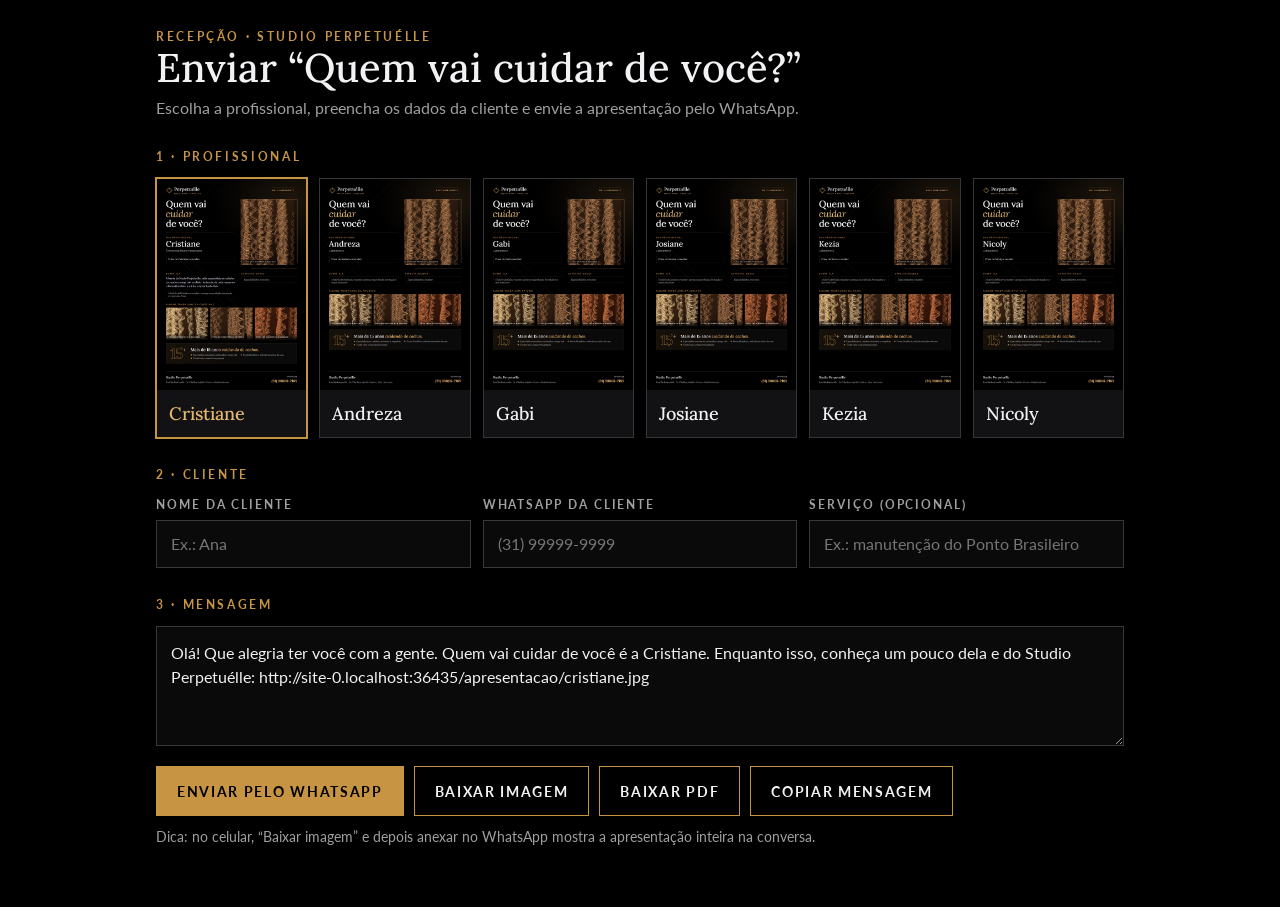
<file: recepcao/index.html>
<!doctype html>
<html lang="pt-BR">
<head>
<meta charset="utf-8">
<meta name="viewport" content="width=device-width, initial-scale=1">
<meta name="robots" content="noindex, nofollow">
<title>Recepção · Studio Perpetuélle</title>
<!-- Ferramenta da recepção: enviar a apresentação "Quem vai cuidar de você?" pelo WhatsApp. Não aparece no menu do site. -->
<link rel="preconnect" href="https://fonts.googleapis.com">
<link rel="preconnect" href="https://fonts.gstatic.com" crossorigin>
<link href="https://fonts.googleapis.com/css2?family=Lora:wght@500&family=Lato:wght@400;700&display=swap" rel="stylesheet">
<style>
  :root{--cobre:#C69443;--cobre-claro:#E2B76E;--linha:rgba(198,148,67,.35);--branco:#F2F1F4;--suave:rgba(242,241,244,.66);--card:#121214}
  *{box-sizing:border-box;margin:0;padding:0}
  body{background:#000;color:var(--branco);font-family:"Lato",system-ui,sans-serif;font-size:16px;line-height:1.5;-webkit-font-smoothing:antialiased}
  main{max-width:1000px;margin:0 auto;padding:28px 16px 60px}
  h1{font-family:"Lora",serif;font-weight:500;font-size:clamp(28px,5vw,40px);line-height:1.1}
  .sub{margin-top:6px;color:var(--suave)}
  .rot{display:block;font-size:12px;font-weight:700;letter-spacing:.22em;text-transform:uppercase;color:var(--cobre)}
  section{margin-top:28px}
  .profs{margin-top:12px;display:grid;grid-template-columns:repeat(auto-fill,minmax(140px,1fr));gap:12px}
  .prof{position:relative;cursor:pointer}
  .prof input{position:absolute;opacity:0}
  .prof span{display:block;border:1.5px solid rgba(242,241,244,.16);background:var(--card)}
  .prof img{display:block;width:100%;aspect-ratio:1080/1528;object-fit:cover}
  .prof b{display:block;padding:10px 12px;font-family:"Lora",serif;font-weight:500;font-size:18px}
  .prof input:checked + span{border-color:var(--cobre);box-shadow:0 0 0 1px var(--cobre)}
  .prof input:checked + span b{color:var(--cobre-claro)}
  .prof input:focus-visible + span{outline:2px solid var(--cobre);outline-offset:2px}
  .campos{margin-top:12px;display:grid;grid-template-columns:repeat(auto-fit,minmax(220px,1fr));gap:12px}
  label.campo span{display:block;font-size:12px;font-weight:700;letter-spacing:.16em;text-transform:uppercase;color:var(--suave)}
  label.campo input{margin-top:6px;width:100%;min-height:48px;padding:0 14px;font:inherit;color:var(--branco);background:#0a0a0a;border:1.5px solid rgba(242,241,244,.2);border-radius:0}
  label.campo input:focus{outline:none;border-color:var(--cobre)}
  .msg{margin-top:12px;width:100%;min-height:120px;padding:14px;font:inherit;color:var(--branco);background:#0a0a0a;border:1.5px solid rgba(242,241,244,.2);resize:vertical}
  .acoes{margin-top:14px;display:flex;flex-wrap:wrap;gap:10px}
  .btn{display:inline-flex;align-items:center;justify-content:center;min-height:50px;padding:0 20px;font:inherit;font-size:14px;font-weight:700;letter-spacing:.12em;text-transform:uppercase;text-decoration:none;cursor:pointer;border:1.5px solid var(--cobre);background:none;color:var(--branco)}
  .btn--cobre{background:var(--cobre);color:#000}
  .aviso{margin-top:10px;font-size:14px;color:var(--suave)}
  .ok{color:var(--cobre-claro)}
  @media (max-width:600px){.acoes .btn{flex:1 1 100%}}
</style>
</head>
<body>
<main>
  <span class="rot">Recepção · Studio Perpetuélle</span>
  <h1>Enviar “Quem vai cuidar de você?”</h1>
  <p class="sub">Escolha a profissional, preencha os dados da cliente e envie a apresentação pelo WhatsApp.</p>

  <section>
    <span class="rot">1 · Profissional</span>
    <div class="profs" id="profs"></div>
  </section>

  <section>
    <span class="rot">2 · Cliente</span>
    <div class="campos">
      <label class="campo"><span>Nome da cliente</span><input id="nome" autocomplete="off" placeholder="Ex.: Ana"></label>
      <label class="campo"><span>WhatsApp da cliente</span><input id="fone" inputmode="tel" autocomplete="off" placeholder="(31) 99999-9999"></label>
      <label class="campo"><span>Serviço (opcional)</span><input id="servico" autocomplete="off" placeholder="Ex.: manutenção do Ponto Brasileiro"></label>
    </div>
  </section>

  <section>
    <span class="rot">3 · Mensagem</span>
    <textarea class="msg" id="msg" aria-label="Mensagem que será enviada"></textarea>
    <div class="acoes">
      <a class="btn btn--cobre" id="enviar" href="#" target="_blank" rel="noopener">Enviar pelo WhatsApp</a>
      <a class="btn" id="baixar-jpg" href="#" download>Baixar imagem</a>
      <a class="btn" id="baixar-pdf" href="#" download>Baixar PDF</a>
      <button class="btn" type="button" id="copiar">Copiar mensagem</button>
    </div>
    <p class="aviso" id="aviso">Dica: no celular, “Baixar imagem” e depois anexar no WhatsApp mostra a apresentação inteira na conversa.</p>
  </section>
</main>

<script src="../assets/js/equipe-dados.js"></script>
<script>
(() => {
  const EQ = window.EQUIPE, $ = id => document.getElementById(id);
  const urlArq = (p, ext) => new URL(`../apresentacao/${p}.${ext}`, location.href).href;
  Object.entries(EQ).forEach(([slug, p], i) => {
    const l = document.createElement('label'); l.className = 'prof';
    l.innerHTML = `<input type="radio" name="prof" value="${slug}" ${i ? '' : 'checked'}><span><img alt="" loading="lazy"><b></b></span>`;
    l.querySelector('img').src = `../apresentacao/${slug}.jpg`; l.querySelector('b').textContent = p.nome;
    $('profs').append(l);
  });
  const prof = () => document.querySelector('input[name="prof"]:checked').value;
  let editada = false;
  function mensagem() {
    const p = EQ[prof()], nome = $('nome').value.trim(), serv = $('servico').value.trim();
    return `Olá${nome ? ', ' + nome : ''}! Que alegria ter você com a gente. ` +
      `${serv ? `Seu atendimento de ${serv} será com a ${p.nome}.` : `Quem vai cuidar de você é a ${p.nome}.`} ` +
      `Enquanto isso, conheça um pouco dela e do Studio Perpetuélle: ${urlArq(prof(), 'jpg')}`;
  }
  function atualiza() {
    const slug = prof();
    if (!editada) $('msg').value = mensagem();
    const fone = $('fone').value.replace(/\D/g, ''), num = fone ? (fone.length <= 11 ? '55' + fone : fone) : '';
    $('enviar').href = `https://wa.me/${num}?text=${encodeURIComponent($('msg').value)}`;
    $('baixar-jpg').href = `../apresentacao/${slug}.jpg`; $('baixar-jpg').setAttribute('download', `Quem vai cuidar de voce - ${EQ[slug].nome}.jpg`);
    $('baixar-pdf').href = `../apresentacao/${slug}.pdf`; $('baixar-pdf').setAttribute('download', `Quem vai cuidar de voce - ${EQ[slug].nome}.pdf`);
  }
  document.addEventListener('input', e => { if (e.target.id === 'msg') editada = true; if (['nome', 'servico'].includes(e.target.id) || e.target.name === 'prof') editada = false; atualiza(); });
  document.addEventListener('change', e => { if (e.target.name === 'prof') { editada = false; atualiza(); } });
  $('copiar').addEventListener('click', async () => {
    try { await navigator.clipboard.writeText($('msg').value); $('aviso').textContent = 'Mensagem copiada.'; $('aviso').className = 'aviso ok'; }
    catch { $('msg').select(); $('aviso').textContent = 'Selecione e copie a mensagem acima.'; }
  });
  atualiza();
})();
</script>
</body>
</html>
</file>
<file: assets/css/style.css>
/* Studio Perpetuélle · proposta de abertura v1 */
:root{
  --preto:#000; --grafite:#0C0C0E; --card:#121214;
  --cobre:#C69443; --cobre-claro:#E2B76E; --cobre-linha:rgba(198,148,67,.38);
  --prata:#D6D5DA; --branco:#F2F1F4; --suave:rgba(242,241,244,.66);
  --serif:"Lora",Georgia,serif; --sans:"Lato",system-ui,sans-serif;
  --gutter:clamp(16px,5vw,72px);
  --ease:cubic-bezier(.2,.7,.2,1);
}
*{box-sizing:border-box;margin:0;padding:0}
html{scroll-behavior:smooth;background:var(--preto)}
body{background:var(--preto);color:var(--branco);font-family:var(--sans);font-size:17px;line-height:1.6;-webkit-font-smoothing:antialiased;overflow-x:hidden}
a{color:inherit;text-decoration:none}
em{font-style:italic;color:var(--cobre-claro);font-weight:400}

.sobretitulo{font-size:13px;font-weight:700;letter-spacing:.32em;text-transform:uppercase;color:var(--cobre)}
.btn{display:inline-flex;align-items:center;justify-content:center;gap:10px;min-height:52px;padding:0 28px;font-size:14px;font-weight:700;
  letter-spacing:.16em;text-transform:uppercase;border:1.5px solid var(--cobre);transition:background .3s,color .3s,transform .3s var(--ease)}
.btn--cobre{background:var(--cobre);color:#000}
.btn--cobre:hover{background:var(--cobre-claro);border-color:var(--cobre-claro)}
.btn--linha{color:var(--branco)}
.btn--linha:hover{background:rgba(198,148,67,.14)}
.btn:active{transform:scale(.98)}
.provisorio{border:1px dashed var(--cobre-linha);padding:14px 18px;color:var(--suave);font-size:15px}

/* NAV */
.nav{position:fixed;inset:0 0 auto;z-index:50;display:flex;align-items:center;justify-content:space-between;padding:20px var(--gutter);
  transition:background .4s,padding .4s,border-color .4s;border-bottom:1px solid transparent}
.nav::before{content:"";position:absolute;inset:0;z-index:-2;background:rgba(0,0,0,.82);backdrop-filter:blur(12px);-webkit-backdrop-filter:blur(12px);opacity:0;transition:opacity .4s}
.nav.rolou::before{opacity:1}
.nav.rolou{padding-top:12px;padding-bottom:12px;border-color:rgba(198,148,67,.18)}
.nav__marca{display:flex;align-items:center;gap:12px;font-family:var(--serif);font-weight:600;font-size:24px;color:var(--prata)}
.nav__emblema{width:34px;height:34px;fill:none;stroke:var(--cobre);stroke-width:1.6;overflow:visible}
.nav__links{display:flex;align-items:center;gap:34px;font-size:14px;font-weight:700;letter-spacing:.14em;text-transform:uppercase}
.nav__links a:not(.btn){color:var(--suave);transition:color .3s}
.nav__links a:not(.btn):hover{color:var(--branco)}
.nav__cta{min-height:44px;padding:0 22px}
.nav__menu{display:none;width:46px;height:46px;background:none;border:1px solid var(--cobre-linha);cursor:pointer;position:relative}
.nav__menu i{position:absolute;left:12px;right:12px;height:1.5px;background:var(--branco);transition:transform .3s}
.nav__menu i:first-child{top:18px}.nav__menu i:last-child{top:26px}
.nav__menu[aria-expanded="true"] i:first-child{transform:translateY(4px) rotate(45deg)}
.nav__menu[aria-expanded="true"] i:last-child{transform:translateY(-4px) rotate(-45deg)}

/* HERO */
.hero{position:relative;min-height:100svh;display:grid;grid-template-columns:minmax(0,1.05fr) minmax(0,.95fr);align-items:center;gap:clamp(24px,4vw,64px);
  padding:120px var(--gutter) 90px;overflow:hidden;isolation:isolate}
.hero__linhas{position:absolute;inset:0;width:100%;height:100%;z-index:-1;fill:none;stroke:var(--cobre);stroke-width:1.4;opacity:.16;
  transform:translateY(calc(var(--p,0) * 80px))}
.hero__texto{max-width:640px;transform:translateY(calc(var(--p,0) * -60px));opacity:calc(1 - var(--p,0) * 1.4)}
.hero h1{margin-top:22px;font-family:var(--serif);font-weight:500;font-size:clamp(42px,6.2vw,92px);line-height:1.02;letter-spacing:-.02em}
.hero h1 em{display:block}
.hero__sub{margin-top:26px;max-width:470px;font-size:clamp(17px,1.4vw,19px);color:var(--suave)}
.hero__acoes{margin-top:38px;display:flex;flex-wrap:wrap;gap:14px}

.hero__janela{position:relative;justify-self:center;width:min(42vw,620px);aspect-ratio:1;
  transform:translateY(calc(var(--p,0) * 90px)) rotate(calc(var(--p,0) * 8deg)) scale(calc(1 - var(--p,0) * .08))}
.janela{position:absolute;inset:4%;clip-path:polygon(50% 0,100% 50%,50% 100%,0 50%);background:#1a120c}
.janela canvas{width:100%;height:100%;display:block}
.janela__brilho{position:absolute;inset:0;background:radial-gradient(60% 45% at 40% 30%,rgba(255,236,200,.22),transparent 70%),
  linear-gradient(180deg,transparent 55%,rgba(0,0,0,.55))}
.janela__moldura,.janela__eco{position:absolute;inset:0;width:100%;height:100%;fill:none;stroke:var(--cobre);stroke-width:.35;overflow:visible}
.janela__eco{transform:translateX(7%);opacity:.7}
.desenha{stroke-dasharray:400;stroke-dashoffset:400;animation:desenhar 2.4s var(--ease) .3s forwards}
.desenha--2{animation-delay:.7s}
@keyframes desenhar{to{stroke-dashoffset:0}}
.janela__ponto{position:absolute;left:54.5%;width:16px;height:16px;margin-left:-8px;border:1.5px solid var(--cobre);border-radius:50%;
  opacity:0;animation:aparece .8s var(--ease) 2s forwards}
.janela__ponto--a{top:15%}.janela__ponto--b{bottom:15%}
@keyframes aparece{to{opacity:1}}

.hero__rolar{position:absolute;left:50%;bottom:26px;width:26px;height:42px;margin-left:-13px;border:1.5px solid var(--cobre-linha);border-radius:14px}
.hero__rolar span{position:absolute;left:50%;top:9px;width:4px;height:8px;margin-left:-2px;border-radius:2px;background:var(--cobre);animation:rolar 1.8s ease-in-out infinite}
@keyframes rolar{0%{opacity:0;transform:translateY(0)}40%{opacity:1}100%{opacity:0;transform:translateY(14px)}}

.entra{opacity:0;transform:translateY(24px);animation:entra 1.1s var(--ease) var(--d,0s) forwards}
.hero__janela.entra{transform:none;animation-name:entraJanela}
@keyframes entra{to{opacity:1;transform:none}}
@keyframes entraJanela{from{opacity:0;filter:blur(8px)}to{opacity:1;filter:none}}
.hero__texto .entra{animation-fill-mode:forwards}

/* FAIXA */
.faixa{border-block:1px solid rgba(198,148,67,.25);overflow:hidden;padding:22px 0;background:var(--grafite)}
.faixa__trilho{display:flex;align-items:center;gap:40px;width:max-content;animation:faixa 32s linear infinite}
.faixa span{font-family:var(--serif);font-size:clamp(22px,2.6vw,34px);white-space:nowrap;color:var(--prata)}
.faixa span:nth-of-type(odd){font-style:italic;color:var(--cobre-claro)}
.faixa i{width:9px;height:9px;transform:rotate(45deg);background:var(--cobre);flex:none}
@keyframes faixa{to{transform:translateX(-50%)}}

/* PONTO BRASILEIRO */
.ponto{position:relative;height:260vh}
.ponto__palco{position:sticky;top:0;min-height:100svh;display:grid;grid-template-columns:minmax(0,.9fr) minmax(0,1.1fr);align-items:center;gap:clamp(24px,5vw,90px);
  padding:110px var(--gutter) 60px}
.ponto__desenho{width:min(100%,520px);justify-self:center;fill:none;stroke:var(--cobre);stroke-width:1.3;overflow:visible}
.ponto__desenho #pb-c{fill:var(--cobre);stroke:none;transform-origin:217.5px 200px;transform:scale(var(--pc,0))}
.ponto__frase{margin-top:22px;font-family:var(--serif);font-weight:500;font-size:clamp(30px,3.6vw,54px);line-height:1.16;letter-spacing:-.01em}
.ponto__frase .pal{opacity:.14;transition:opacity .35s}
.ponto__frase .pal.on{opacity:1}
.ponto__hist{margin-top:30px;max-width:560px}
.ponto__cta{margin-top:30px}
.ponto__hist,.ponto__cta{opacity:var(--fim,0);transform:translateY(calc((1 - var(--fim,0)) * 20px));transition:opacity .4s,transform .4s}


/* REVELAR AO ROLAR */
.revela{opacity:0;transform:translateY(28px);transition:opacity .9s var(--ease) var(--d,0s),transform .9s var(--ease) var(--d,0s)}
.revela.visto{opacity:1;transform:none}

/* TUELLE HAIR */
.tuelle{padding:clamp(80px,10vw,140px) var(--gutter);background:linear-gradient(180deg,#000,#0D0A06 60%,#000);border-top:1px solid rgba(198,148,67,.2)}
.tuelle__topo{display:grid;grid-template-columns:minmax(0,1fr) minmax(0,1fr);gap:40px;align-items:end;margin-bottom:clamp(36px,5vw,64px)}
.tuelle h2{margin-top:16px;font-family:var(--serif);font-weight:500;font-size:clamp(46px,7vw,104px);line-height:.95;letter-spacing:-.02em}
.tuelle h2 em{color:#D9B95F}
.tuelle__intro p{color:var(--suave);max-width:440px}
.tuelle__intro .btn{margin-top:24px}
.tuelle__grade{display:grid;grid-template-columns:repeat(4,minmax(0,1fr));grid-auto-rows:1fr;gap:clamp(10px,1.4vw,18px)}
.produto{position:relative;display:block;overflow:hidden;aspect-ratio:1;background:#1a120c}
.produto--destaque{grid-column:span 2;grid-row:span 2}
.produto img{width:100%;height:100%;object-fit:cover;display:block;transition:transform 1.2s var(--ease),filter .6s}
.produto:hover img{transform:scale(1.06)}
.produto::after{content:"";position:absolute;inset:0;background:linear-gradient(180deg,transparent 50%,rgba(0,0,0,.55) 70%,rgba(0,0,0,.88));pointer-events:none}
.produto__info{position:absolute;left:0;right:0;bottom:0;z-index:1;padding:clamp(14px,1.8vw,26px);display:flex;flex-direction:column;gap:2px}
.produto__info b{font-family:var(--serif);font-weight:500;font-size:clamp(18px,1.6vw,24px);line-height:1.15}
.produto--destaque .produto__info b{font-size:clamp(26px,2.8vw,40px)}
.produto__info small{font-size:13px;letter-spacing:.08em;color:var(--suave)}
.produto__info i{margin-top:8px;font-style:normal;font-size:12px;font-weight:700;letter-spacing:.2em;text-transform:uppercase;color:#D9B95F;
  opacity:0;transform:translateY(6px);transition:opacity .4s,transform .4s}
.produto:hover .produto__info i,.produto:focus-visible .produto__info i{opacity:1;transform:none}
.produto:focus-visible{outline:2px solid var(--cobre);outline-offset:3px}
.tuelle__nota{margin-top:28px;max-width:640px}

/* PADRÕES DE SEÇÃO */
.cabeca{max-width:720px;margin-bottom:clamp(36px,5vw,60px)}
.cabeca h2,.contato h2{margin-top:16px;font-family:var(--serif);font-weight:500;font-size:clamp(36px,4.6vw,64px);line-height:1.05;letter-spacing:-.015em}
.cabeca > p:last-child{margin-top:18px;color:var(--suave);max-width:560px}
.nota-exemplo{margin-top:12px;font-size:13px;color:var(--suave);font-style:italic}

/* MONTE SEU MEGA HAIR */
.monte{padding:clamp(80px,10vw,140px) var(--gutter);border-top:1px solid rgba(198,148,67,.2)}
.monte__grade{display:grid;grid-template-columns:minmax(0,1.4fr) minmax(0,1fr);gap:clamp(24px,4vw,56px);align-items:start}
.monte__passos{display:flex;flex-direction:column;gap:clamp(28px,3vw,40px)}
.passo{border:0;min-width:0}
.passo legend{display:flex;align-items:center;gap:14px;margin-bottom:16px;font-family:var(--serif);font-size:clamp(22px,2vw,28px)}
.passo legend span{display:grid;place-items:center;width:34px;height:34px;font-family:var(--sans);font-size:14px;font-weight:700;color:#000;background:var(--cobre);clip-path:polygon(50% 0,100% 50%,50% 100%,0 50%)}
.opcoes{display:grid;grid-template-columns:repeat(2,minmax(0,1fr));gap:12px}
.opcoes--4{grid-template-columns:repeat(4,minmax(0,1fr))}
.opcoes--3{grid-template-columns:repeat(3,minmax(0,1fr))}
.opcoes--1{grid-template-columns:minmax(0,1fr)}
.opcoes--cores{grid-template-columns:repeat(3,minmax(0,1fr))}
.opcao.opcao--img > span{padding:0;gap:0;overflow:hidden}
.opcao--img canvas{width:100%;aspect-ratio:4/3;display:block;opacity:.85;transition:opacity .25s}
.opcao--img input:checked + span canvas{opacity:1}
.opcao--img b{padding:12px 16px}
.opcao.opcao--cor > span{flex-direction:row;align-items:center;justify-content:flex-start;gap:12px;min-height:56px}
.opcao--cor i{flex:none;width:22px;height:22px;background:var(--c);transform:rotate(45deg);box-shadow:0 0 0 1px rgba(255,255,255,.18)}
.opcao--cor i.cor-duvida{background:conic-gradient(#2a2224,#7a4a2c,#C99A5C,#EBCB92,#C8693A,#2a2224)}
.opcao{position:relative;cursor:pointer}
.opcao input{position:absolute;opacity:0;pointer-events:none}
.opcao > span{display:flex;flex-direction:column;justify-content:center;gap:2px;min-height:64px;height:100%;padding:14px 18px;border:1.5px solid rgba(242,241,244,.16);background:var(--card);transition:border-color .25s,background .25s}
.opcao b{font-weight:700;font-size:16px}
.opcao small{font-size:13px;color:var(--suave)}
.opcao:hover > span{border-color:var(--cobre-linha)}
.opcao input:checked + span{border-color:var(--cobre);background:rgba(198,148,67,.12)}
.opcao input:checked + span b{color:var(--cobre-claro)}
.opcao input:focus-visible + span{outline:2px solid var(--cobre);outline-offset:2px}
.passo .provisorio{margin-top:12px}
.resumo{position:sticky;top:100px;overflow:hidden;padding:clamp(26px,3vw,40px);border:1.5px solid var(--cobre-linha);background:linear-gradient(160deg,#16110a,#0a0a0b)}
.resumo__previa{position:relative;margin:calc(-1 * clamp(26px,3vw,40px)) calc(-1 * clamp(26px,3vw,40px)) 24px;aspect-ratio:16/10;border-bottom:1.5px solid var(--cobre-linha)}
.resumo__previa canvas{width:100%;height:100%;display:block}
.resumo__previa span{position:absolute;right:10px;bottom:10px;padding:4px 8px;background:rgba(0,0,0,.65);font-size:10px;font-weight:700;letter-spacing:.2em;text-transform:uppercase;color:var(--suave)}
.resumo dl{margin-top:20px;display:flex;flex-direction:column}
.resumo dl div{padding:14px 0;border-bottom:1px solid rgba(198,148,67,.2)}
.resumo dt{font-size:12px;font-weight:700;letter-spacing:.2em;text-transform:uppercase;color:var(--suave)}
.resumo dd{margin-top:4px;font-family:var(--serif);font-size:22px}
.campo{display:block;margin-top:22px}
.campo span{display:block;font-size:12px;font-weight:700;letter-spacing:.2em;text-transform:uppercase;color:var(--suave)}
.campo input{margin-top:8px;width:100%;min-height:50px;padding:0 16px;font:inherit;color:var(--branco);background:#000;border:1.5px solid rgba(242,241,244,.2);border-radius:0}
.campo input:focus{outline:none;border-color:var(--cobre)}
.resumo .btn{margin-top:18px;width:100%}
.resumo__obs{margin-top:12px;font-size:14px;color:var(--suave)}

/* TRANSFORMAÇÕES */
.transf{padding:clamp(80px,10vw,140px) var(--gutter);border-top:1px solid rgba(198,148,67,.2)}
.transf__grade{display:grid;grid-template-columns:minmax(0,1fr) minmax(0,1fr);gap:clamp(12px,1.6vw,20px)}
.mosaico{display:grid;grid-template-columns:repeat(2,minmax(0,1fr));gap:clamp(12px,1.6vw,20px)}
.mosaico figure{position:relative;aspect-ratio:4/5;overflow:hidden;border:1.5px solid rgba(198,148,67,.22)}
.mosaico canvas{width:100%;height:100%;display:block;transition:transform 1.2s var(--ease)}
.mosaico figure:hover canvas{transform:scale(1.05)}
.mosaico figcaption{position:absolute;left:0;right:0;bottom:0;padding:26px 14px 12px;font-size:11px;font-weight:700;letter-spacing:.2em;text-transform:uppercase;
  color:var(--suave);background:linear-gradient(transparent,rgba(0,0,0,.8))}
.transf__nota{margin-top:24px;max-width:640px}
.ad{position:relative;aspect-ratio:4/5;width:100%;overflow:hidden;border:1.5px solid var(--cobre-linha);user-select:none;touch-action:pan-y}
.ad__img{position:absolute;inset:0;width:100%;height:100%;display:block}
.ad__img--depois{clip-path:inset(0 0 0 var(--pos))}
.ad__tag{position:absolute;top:16px;left:16px;padding:6px 12px;font-size:12px;font-weight:700;letter-spacing:.2em;text-transform:uppercase;background:rgba(0,0,0,.7);color:var(--branco)}
.ad__tag--depois{left:auto;right:16px;background:var(--cobre);color:#000}
.ad__linha{position:absolute;top:0;bottom:0;left:var(--pos);width:2px;margin-left:-1px;background:var(--cobre);pointer-events:none}
.ad__linha i{position:absolute;top:50%;left:50%;width:44px;height:44px;margin:-22px 0 0 -22px;background:var(--cobre);clip-path:polygon(50% 0,100% 50%,50% 100%,0 50%)}
.ad__linha i::after{content:"\2039 \203A";position:absolute;inset:0;display:grid;place-items:center;font-size:18px;font-weight:700;color:#000;font-style:normal}
.ad input{position:absolute;inset:0;width:100%;height:100%;opacity:0;cursor:ew-resize;margin:0}

/* EQUIPE */
.equipe{padding:clamp(80px,10vw,140px) var(--gutter);border-top:1px solid rgba(198,148,67,.2)}
.equipe__grade{display:grid;grid-template-columns:repeat(4,minmax(0,1fr));gap:clamp(16px,2vw,28px)}
.membro__foto{position:relative;aspect-ratio:1;display:grid;place-items:center;border:1.5px dashed var(--cobre-linha);background:
  linear-gradient(135deg,transparent 49.6%,rgba(198,148,67,.18) 50%,transparent 50.4%),var(--card)}
.membro__foto span{font-family:var(--serif);font-size:clamp(44px,4vw,64px);color:transparent;-webkit-text-stroke:1px var(--cobre)}
.membro--dona .membro__foto{border-style:solid;border-color:var(--cobre)}
.contato__dado{margin-top:10px;font-family:var(--serif);font-size:19px;line-height:1.55}
.contato__dado a{color:var(--cobre-claro);text-decoration:underline;text-underline-offset:4px}
.membro h3{margin-top:18px;font-family:var(--serif);font-weight:500;font-size:24px}
.membro p{color:var(--suave);font-size:15px}
.membro__link{display:inline-block;margin-top:10px;font-size:12px;font-weight:700;letter-spacing:.2em;text-transform:uppercase;color:var(--cobre)}
.equipe__nota{margin-top:28px;max-width:640px}

/* DÚVIDAS */
.duvidas{padding:clamp(80px,10vw,140px) var(--gutter);border-top:1px solid rgba(198,148,67,.2);display:grid;grid-template-columns:minmax(0,.8fr) minmax(0,1.2fr);gap:clamp(24px,5vw,80px)}
.duvidas details{border-bottom:1px solid rgba(198,148,67,.25)}
.duvidas details:first-child{border-top:1px solid rgba(198,148,67,.25)}
.duvidas summary{list-style:none;cursor:pointer;display:flex;justify-content:space-between;align-items:center;gap:20px;padding:22px 0;font-family:var(--serif);font-size:clamp(19px,1.7vw,23px)}
.duvidas summary::-webkit-details-marker{display:none}
.duvidas summary::after{content:"";flex:none;width:12px;height:12px;border:1.5px solid var(--cobre);transform:rotate(45deg);transition:background .3s}
.duvidas details[open] summary::after{background:var(--cobre)}
.duvidas details p{margin:0 0 22px}

/* CONTATO */
.contato{padding:clamp(80px,10vw,140px) var(--gutter);border-top:1px solid rgba(198,148,67,.2)}
.contato__caixa{position:relative;overflow:hidden;padding:clamp(40px,7vw,100px) clamp(24px,5vw,80px);text-align:center;border:1.5px solid var(--cobre-linha);background:radial-gradient(70% 90% at 50% 0%,#1d150b,#000 75%)}
.contato__linhas{position:absolute;inset:0;width:100%;height:100%;fill:none;stroke:var(--cobre);stroke-width:1;opacity:.18;pointer-events:none}
.contato__caixa > :not(svg){position:relative}
.contato__caixa > p:not(.sobretitulo){margin:18px auto 0;max-width:520px;color:var(--suave)}
.contato__acoes{margin-top:32px;display:flex;flex-wrap:wrap;justify-content:center;gap:14px}
.contato__info{margin-top:clamp(28px,4vw,48px);display:grid;grid-template-columns:repeat(3,minmax(0,1fr));gap:20px}
.contato__info .provisorio{margin-top:10px}

/* RODAPÉ */
.rodape-site{display:flex;flex-wrap:wrap;align-items:center;justify-content:space-between;gap:24px;padding:40px var(--gutter) 48px;border-top:1px solid rgba(198,148,67,.2)}
.rodape-site__links{display:flex;flex-wrap:wrap;gap:12px 28px;font-size:13px;font-weight:700;letter-spacing:.14em;text-transform:uppercase}
.rodape-site__links a{color:var(--suave)}
.rodape-site__links a:hover{color:var(--branco)}
.rodape-site__copy{width:100%;font-size:13px;color:var(--suave)}

/* BOTÃO FIXO (celular) */
.agendar-fixo{display:none}

/* JORNADA DA TRANSFORMAÇÃO */
.jornada{position:relative;border-top:1px solid rgba(198,148,67,.2);background:var(--grafite)}
.jornada__palco{position:sticky;top:0;height:100svh;overflow:hidden;display:flex;flex-direction:column;justify-content:center;gap:clamp(28px,4vh,48px);padding:96px 0 48px}
.jornada__cabeca{padding:0 var(--gutter);display:grid;grid-template-columns:minmax(0,1.2fr) minmax(0,.8fr);gap:24px 60px;align-items:end}
.jornada__cabeca .sobretitulo{grid-column:1/-1}
.jornada__cabeca h2{font-family:var(--serif);font-weight:500;font-size:clamp(36px,4.4vw,62px);line-height:1.05;letter-spacing:-.015em}
.jornada__trilho{position:relative;padding:0 var(--gutter)}
.jornada__lista{list-style:none;display:flex;gap:clamp(20px,2.4vw,36px);width:max-content;will-change:transform;transform:translateX(var(--x,0px))}
.jornada__linha{position:absolute;left:var(--gutter);right:var(--gutter);top:21px;height:1.5px;background:rgba(198,148,67,.22)}
.jornada__linha i{position:absolute;inset:0;background:var(--cobre);transform-origin:left;transform:scaleX(var(--prog,0))}
.etapa{position:relative;width:clamp(260px,24vw,340px);padding-top:64px}
.etapa::before{content:"";position:absolute;top:14px;left:0;width:16px;height:16px;background:#000;border:1.5px solid var(--cobre);transform:rotate(45deg);transition:background .4s}
.etapa.ativa::before{background:var(--cobre)}
.etapa__num{position:absolute;top:-6px;left:28px;padding:0 10px;background:var(--grafite);font-family:var(--serif);font-size:44px;line-height:1;color:transparent;-webkit-text-stroke:1px var(--cobre)}
.etapa__midia{position:relative;aspect-ratio:4/3;overflow:hidden;border:1.5px solid rgba(198,148,67,.25)}
.etapa__midia canvas{width:100%;height:100%;display:block}
.etapa__midia small{position:absolute;left:10px;bottom:10px;padding:4px 8px;background:rgba(0,0,0,.65);font-size:10px;font-weight:700;letter-spacing:.18em;text-transform:uppercase;color:var(--suave)}
.etapa h3{margin-top:20px;font-family:var(--serif);font-weight:500;font-size:clamp(24px,2vw,30px)}
.etapa p{margin-top:8px;color:var(--suave);font-size:16px}

/* TRADIÇÃO */
.tradicao{display:grid;grid-template-columns:minmax(0,.85fr) minmax(0,1.15fr);gap:clamp(36px,6vw,100px);align-items:center;
  padding:clamp(80px,10vw,140px) var(--gutter);border-top:1px solid rgba(198,148,67,.2);
  background:radial-gradient(60% 70% at 20% 40%,#17110a,transparent 70%),#000}
.tradicao__foto{position:relative;width:min(100%,460px);justify-self:center;padding:22px}
.tradicao__moldura{position:relative;aspect-ratio:4/5;display:grid;place-items:center;text-align:center;border:1.5px dashed var(--cobre-linha);
  background:linear-gradient(160deg,#1a140d,#0b0a0a)}
.tradicao__moldura span{font-size:12px;font-weight:700;letter-spacing:.22em;line-height:1.9;text-transform:uppercase;color:var(--suave)}
.tradicao__losangos{position:absolute;inset:0;width:100%;height:100%;fill:none;stroke:var(--cobre);stroke-width:.35;opacity:.55;overflow:visible;pointer-events:none}
.tradicao__texto h2{margin-top:16px;font-family:var(--serif);font-weight:500;font-size:clamp(36px,4.4vw,62px);line-height:1.05;letter-spacing:-.015em}
.tradicao__numero{margin-top:28px;display:flex;align-items:flex-start;gap:6px;line-height:1}
.tradicao__numero b{font-family:var(--serif);font-weight:500;font-size:clamp(88px,10vw,150px);letter-spacing:-.04em;color:transparent;-webkit-text-stroke:1.5px var(--cobre);font-variant-numeric:tabular-nums}
.tradicao__numero span{display:flex;flex-direction:column;gap:14px;padding-top:.2em;font-family:var(--serif);font-size:clamp(40px,4vw,60px);color:var(--cobre-claro)}
.tradicao__numero small{font-family:var(--sans);font-size:12px;font-weight:700;letter-spacing:.2em;line-height:1.7;text-transform:uppercase;color:var(--suave)}
.tradicao__lead{margin-top:24px;max-width:560px;color:var(--suave);font-size:18px}
.tradicao__lead strong{color:var(--branco);font-weight:700}
.tradicao blockquote{margin-top:22px;max-width:560px;font-family:var(--serif);font-style:italic;font-size:18px}
.marcos{list-style:none;margin-top:32px;max-width:560px;border-left:1.5px solid rgba(198,148,67,.35)}
.marcos li{position:relative;padding:0 0 22px 26px}
.marcos li:last-child{padding-bottom:0}
.marcos li::before{content:"";position:absolute;left:-6px;top:6px;width:10px;height:10px;background:#000;border:1.5px solid var(--cobre);transform:rotate(45deg)}
.marcos li:last-child::before{background:var(--cobre)}
.marcos b{display:block;font-size:12px;font-weight:700;letter-spacing:.2em;text-transform:uppercase;color:var(--cobre)}
.marcos span{display:block;margin-top:4px;font-family:var(--serif);font-size:19px}

/* CARROSSEL (vira deslize horizontal no celular) */
.carrossel::-webkit-scrollbar{display:none}

/* OS MÉTODOS */
.metodos{padding:clamp(80px,10vw,140px) var(--gutter);border-top:1px solid rgba(198,148,67,.2)}
.metodos__lista{display:grid;grid-template-columns:repeat(4,minmax(0,1fr));gap:clamp(12px,1.4vw,20px)}
.metodo{position:relative;display:flex;flex-direction:column;padding:clamp(24px,2.4vw,34px);border:1.5px solid rgba(242,241,244,.14);background:var(--card)}
.metodo--destaque{border-color:var(--cobre);background:linear-gradient(170deg,#21180d,#0d0b09 70%)}
.metodo__selo{position:absolute;top:-1.5px;right:-1.5px;padding:7px 12px;font-size:11px;font-weight:700;letter-spacing:.16em;text-transform:uppercase;color:#000;background:var(--cobre)}
.metodo__icone{width:44px;height:44px;fill:none;stroke:var(--cobre);stroke-width:1.5;overflow:visible}
.metodo--destaque .metodo__icone circle{fill:var(--cobre);stroke:none}
.metodo h3{margin-top:22px;font-family:var(--serif);font-weight:500;font-size:clamp(24px,2vw,30px);line-height:1.15}
.metodo--destaque h3{color:var(--cobre-claro)}
.metodo .provisorio{margin-top:14px;font-size:14px;padding:10px 12px}
.metodo dl{margin-top:auto;padding-top:22px}
.metodo dl div{display:flex;justify-content:space-between;gap:12px;padding:11px 0;border-top:1px solid rgba(198,148,67,.2)}
.metodo dt{font-size:12px;font-weight:700;letter-spacing:.16em;text-transform:uppercase;color:var(--suave)}
.metodo dd{font-size:14px;color:var(--branco);text-align:right}
.metodos__rodape{margin-top:clamp(28px,3vw,40px);display:flex;flex-wrap:wrap;align-items:center;justify-content:space-between;gap:18px;padding-top:28px;border-top:1px solid rgba(198,148,67,.2)}
.metodos__rodape p{font-family:var(--serif);font-size:clamp(20px,1.8vw,24px)}
.metodos__rodape strong{font-weight:500;color:var(--cobre-claro);font-style:italic}

/* BASTIDORES */
.bastidores{padding:clamp(80px,10vw,140px) var(--gutter);border-top:1px solid rgba(198,148,67,.2);background:var(--grafite)}
.bastidores__topo{display:grid;grid-template-columns:minmax(0,1fr) minmax(0,1fr);gap:40px;align-items:end;margin-bottom:clamp(36px,5vw,56px)}
.bastidores h2{margin-top:16px;font-family:var(--serif);font-weight:500;font-size:clamp(36px,4.6vw,64px);line-height:1.05;letter-spacing:-.015em}
.bastidores__intro p{color:var(--suave);max-width:440px}
.bastidores__intro .btn{margin-top:22px}
.bastidores__lista{display:grid;grid-template-columns:repeat(5,minmax(0,1fr));gap:clamp(10px,1.2vw,16px)}
.reel{position:relative;aspect-ratio:9/16;overflow:hidden;border:1.5px solid rgba(198,148,67,.22);background:#120c07}
.reel canvas{width:100%;height:100%;display:block;transition:transform 1.2s var(--ease)}
.reel:hover canvas{transform:scale(1.06)}
.reel__play{position:absolute;top:50%;left:50%;width:58px;height:58px;margin:-29px 0 0 -29px;background:rgba(0,0,0,.55);border:1.5px solid var(--cobre);transform:rotate(45deg);transition:background .3s}
.reel__play::after{content:"";position:absolute;top:50%;left:50%;margin:-9px 0 0 -5px;border-style:solid;border-width:9px 0 9px 14px;border-color:transparent transparent transparent var(--cobre-claro);transform:rotate(-45deg)}
.reel:hover .reel__play{background:rgba(198,148,67,.25)}
.reel figcaption{position:absolute;left:0;right:0;bottom:0;padding:40px 14px 14px;background:linear-gradient(transparent,rgba(0,0,0,.85))}
.reel figcaption b{display:block;font-family:var(--serif);font-weight:500;font-size:17px;line-height:1.2}
.reel figcaption small{display:block;margin-top:4px;font-size:10px;font-weight:700;letter-spacing:.18em;text-transform:uppercase;color:var(--suave)}
.bastidores__nota{margin-top:24px;max-width:640px}

/* PORTFÓLIO (fotos reais) */
.ad__foto,.mosaico__foto{object-fit:cover;width:100%;height:100%;display:block}
.mosaico__foto{transition:transform 1.2s var(--ease)}
.mosaico figure:hover .mosaico__foto{transform:scale(1.05)}
.mosaico figcaption{color:var(--branco)}
button.membro__link{display:block;background:none;border:0;padding:0;font:inherit;font-size:12px;font-weight:700;letter-spacing:.2em;text-transform:uppercase;color:var(--cobre);cursor:pointer;text-align:left}
button.membro__link:disabled{cursor:default;opacity:.85}
button.membro__link:not(:disabled):hover{color:var(--cobre-claro)}
.membro__foto--img{border-style:solid!important;overflow:hidden}
.membro__foto--img img{width:100%;height:100%;object-fit:cover;display:block}

.pf{width:min(1100px,calc(100% - 32px));max-height:calc(100dvh - 48px);margin:auto;padding:0;border:1.5px solid var(--cobre-linha);background:#050505;color:var(--branco)}
.pf::backdrop{background:rgba(0,0,0,.82);backdrop-filter:blur(4px)}
.pf__topo{position:sticky;top:0;z-index:2;display:flex;flex-wrap:wrap;align-items:center;justify-content:space-between;gap:14px;padding:22px clamp(18px,3vw,32px);background:#050505;border-bottom:1px solid rgba(198,148,67,.2)}
.pf__topo h2{font-family:var(--serif);font-weight:500;font-size:clamp(26px,3vw,36px)}
.pf__topo h2 small{display:block;font-family:var(--sans);font-size:12px;font-weight:700;letter-spacing:.22em;text-transform:uppercase;color:var(--cobre)}
.pf__acoes{display:flex;align-items:center;gap:10px}
.pf__acoes .btn{min-height:44px;padding:0 18px;font-size:12px}
.membro__agendar{display:table;margin-top:8px;font-size:13px;color:var(--suave);text-decoration:underline;text-underline-offset:4px}
.membro__agendar:hover{color:var(--cobre-claro)}
.pf__fechar{width:44px;height:44px;border:1px solid var(--cobre-linha);background:none;color:var(--branco);font-size:22px;cursor:pointer}
.pf__filtros{display:flex;flex-wrap:wrap;gap:8px;padding:16px clamp(18px,3vw,32px) 0}
.pf__filtro{min-height:38px;padding:0 16px;border:1px solid rgba(242,241,244,.2);background:none;color:var(--suave);font:inherit;font-size:13px;font-weight:700;letter-spacing:.06em;cursor:pointer}
.pf__filtro.ativo{border-color:var(--cobre);color:var(--cobre-claro);background:rgba(198,148,67,.12)}
.pf__grade{columns:3 220px;column-gap:12px;padding:16px clamp(18px,3vw,32px) 28px}
.pf__item{position:relative;display:block;width:100%;margin:0 0 12px;padding:0;border:0;background:#111;cursor:zoom-in;break-inside:avoid}
.pf__item img{width:100%;height:auto;display:block}
.pf__item span{position:absolute;left:0;right:0;bottom:0;padding:22px 10px 8px;text-align:left;font-size:11px;font-weight:700;letter-spacing:.14em;text-transform:uppercase;background:linear-gradient(transparent,rgba(0,0,0,.8));color:var(--branco)}
.pf__ver{position:fixed;inset:0;z-index:5;display:grid;grid-template-rows:auto 1fr auto;background:#000}
.pf__ver[hidden]{display:none}
.pf__ver-topo{display:flex;justify-content:space-between;align-items:center;padding:14px 16px}
.pf__ver-topo button,.pf__nav{min-width:44px;min-height:44px;border:1px solid var(--cobre-linha);background:rgba(0,0,0,.6);color:var(--branco);font:inherit;font-size:14px;cursor:pointer;padding:0 14px}
.pf__ver img{width:100%;height:100%;object-fit:contain;min-height:0}
.pf__ver-base{display:flex;align-items:center;justify-content:space-between;gap:12px;padding:12px 16px 20px}
.pf__ver-base p{flex:1;text-align:center;font-size:13px;letter-spacing:.08em;color:var(--suave)}

/* PONTO BRASILEIRO: a "soma" das técnicas */
.soma{margin-top:22px;display:flex;align-items:stretch;gap:10px;max-width:640px}
.soma > div{flex:1;padding:14px 16px;border:1.5px solid rgba(198,148,67,.3);background:rgba(255,255,255,.02)}
.soma b{display:block;font-family:var(--serif);font-weight:500;font-size:18px;line-height:1.2}
.soma span{display:block;margin-top:4px;font-size:13px;color:var(--suave)}
.soma i{align-self:center;font-style:normal;font-family:var(--serif);font-size:28px;color:var(--cobre)}
.soma__res{border-color:var(--cobre)!important;background:rgba(198,148,67,.1)!important}
.soma__res b{color:var(--cobre-claro)}
.metodo__desc{margin-top:14px;font-size:15px;line-height:1.55;color:#d6d5da}
.duvidas details p:not(.provisorio){color:var(--suave);max-width:640px}

/* VÍDEOS */
.janela__video{position:absolute;inset:0;width:100%;height:100%;object-fit:cover}
.ponto__visual{position:relative;width:min(100%,520px);justify-self:center;aspect-ratio:1}
.ponto__visual .ponto__desenho{position:absolute;inset:0;width:100%}
.ponto__video{position:absolute;inset:6%;width:88%;height:88%;object-fit:cover;clip-path:polygon(50% 0,100% 50%,50% 100%,0 50%);
  opacity:calc(var(--pc,0));transform:scale(calc(.9 + var(--pc,0) * .1));transition:opacity .3s}
.reel__video{width:100%;height:100%;object-fit:cover;display:block;background:#000}
.reel--real{cursor:pointer}
.reel--real .reel__play{opacity:.85;transform:rotate(45deg) scale(.8);transition:opacity .3s,transform .3s}
.reel--real:hover .reel__play{opacity:1;transform:rotate(45deg) scale(1)}
.vmodal{width:min(460px,calc(100% - 32px));max-height:calc(100dvh - 32px);margin:auto;padding:16px;border:1.5px solid var(--cobre-linha);background:#050505;color:var(--branco)}
.vmodal::backdrop{background:rgba(0,0,0,.85);backdrop-filter:blur(4px)}
.vmodal__topo{display:flex;align-items:center;justify-content:space-between;gap:12px;margin-bottom:12px}
.vmodal__topo h2{font-family:var(--serif);font-weight:500;font-size:20px;line-height:1.2}
.vmodal__video{display:block;width:100%;max-height:calc(100dvh - 190px);aspect-ratio:9/16;object-fit:contain;background:#000}
.vmodal__cta{margin-top:12px;width:100%}
.reel--real:focus-visible{outline:2px solid var(--cobre);outline-offset:3px}
.ad__legenda{position:absolute;left:0;right:0;bottom:0;padding:30px 16px 14px;text-align:center;font-size:12px;font-weight:700;letter-spacing:.2em;text-transform:uppercase;
  background:linear-gradient(transparent,rgba(0,0,0,.75));pointer-events:none}

/* quatro caminhos (contato) */
.caminhos{margin-top:36px;display:grid;grid-template-columns:repeat(4,minmax(0,1fr));gap:14px;text-align:left}
.caminho{display:flex;flex-direction:column;gap:10px;padding:26px 22px 22px;border:1px solid var(--cobre-linha);background:rgba(0,0,0,.55);
  transition:background .3s,border-color .3s,transform .3s var(--ease)}
.caminho:hover{background:rgba(198,148,67,.1);border-color:var(--cobre);transform:translateY(-3px)}
.caminho__num{font-family:var(--serif);font-style:italic;font-size:15px;color:var(--cobre)}
.caminho b{font-family:var(--serif);font-weight:500;font-size:22px;line-height:1.2;color:var(--branco)}
.caminho span:not(.caminho__num){font-size:15px;line-height:1.55;color:var(--suave);flex:1}
.caminho i{margin-top:8px;font-style:normal;font-size:12px;font-weight:700;letter-spacing:.16em;text-transform:uppercase;color:var(--cobre-claro)}
.caminho i::after{content:" →"}
.caminho--destaque{background:var(--cobre);border-color:var(--cobre)}
.caminho--destaque:hover{background:var(--cobre-claro);border-color:var(--cobre-claro)}
.caminho--destaque b,.caminho--destaque i,.caminho--destaque .caminho__num{color:#000}
.caminho--destaque span:not(.caminho__num){color:rgba(0,0,0,.75)}
.contato__mapa{font-family:var(--sans);font-size:14px}
.duvidas__mais{margin:28px auto 0;max-width:820px;text-align:center;color:var(--suave)}
.duvidas__mais a{color:var(--cobre-claro);text-decoration:underline;text-underline-offset:4px}
@media (max-width:1100px){.caminhos{grid-template-columns:repeat(2,minmax(0,1fr))}}
@media (max-width:600px){.caminhos{grid-template-columns:minmax(0,1fr)}.caminho{padding:22px 18px}}

/* CELULAR */
@media (max-width:900px){
  .nav__menu{display:block}
  .nav__links{position:fixed;inset:0;z-index:-1;flex-direction:column;justify-content:center;gap:30px;font-size:16px;background:#000;
    opacity:0;pointer-events:none;transition:opacity .35s}
  .nav__links.aberto{opacity:1;pointer-events:auto}
  .nav__marca{font-size:21px}

  .sobretitulo{letter-spacing:.22em;font-size:12px}
  .hero{grid-template-columns:minmax(0,1fr);padding-top:96px;padding-bottom:84px;gap:8px;align-content:start}
  .hero__janela{order:-1;width:min(78vw,360px)}
  .hero__texto{text-align:center;margin:0 auto;transform:none;opacity:1}
  .hero h1{margin-top:14px}
  .hero__sub{margin-left:auto;margin-right:auto;margin-top:18px}
  .hero__acoes{justify-content:center;margin-top:28px}
  .hero__acoes .btn{flex:1 1 100%}
  .hero__rolar{display:none}

  .tuelle__topo{grid-template-columns:minmax(0,1fr);gap:18px}
  .tuelle__grade{grid-template-columns:repeat(2,minmax(0,1fr))}
  .produto:not(.produto--destaque){aspect-ratio:auto;background:none}
  .produto:not(.produto--destaque) img{aspect-ratio:1;height:auto}
  .produto:not(.produto--destaque)::after{display:none}
  .produto:not(.produto--destaque) .produto__info{position:static;padding:12px 2px 6px}
  .produto:not(.produto--destaque) .produto__info b{font-size:18px}
  .produto__info i{opacity:1;transform:none}
  .monte__grade,.transf__grade,.duvidas{grid-template-columns:minmax(0,1fr)}
  .opcoes--4,.opcoes--cores{grid-template-columns:repeat(2,minmax(0,1fr))}
  .opcoes--3{gap:8px}
  .opcao--img b{padding:10px 10px;font-size:14px}
  .resumo{position:relative;top:0}
  .equipe__grade{grid-template-columns:minmax(0,1fr)}
  .membro__foto span{font-size:40px}
  .pf__acoes .btn{padding:0 12px;font-size:11px;letter-spacing:.08em}
  .membro{display:grid;grid-template-columns:110px minmax(0,1fr);column-gap:18px;align-items:center}
  .membro__foto{grid-row:span 4}
  .membro h3{margin-top:0;font-size:21px}
  .contato__info{grid-template-columns:minmax(0,1fr)}
  .contato__acoes .btn{flex:1 1 100%}
  .agendar-fixo{display:flex;align-items:center;justify-content:center;position:fixed;left:16px;right:16px;bottom:16px;z-index:40;min-height:54px;
    font-size:14px;font-weight:700;letter-spacing:.16em;text-transform:uppercase;color:#000;background:var(--cobre);box-shadow:0 10px 30px rgba(0,0,0,.6);
    transform:translateY(120px);transition:transform .45s var(--ease)}
  .agendar-fixo.mostra{transform:none}
  .rodape-site{padding-bottom:100px}
  .jornada{height:auto!important}
  .jornada__palco{position:relative;height:auto;padding:80px 0 72px;gap:32px}
  .jornada__cabeca{grid-template-columns:minmax(0,1fr)}
  .jornada__lista{flex-direction:column;width:auto;transform:none;gap:36px;padding-left:34px}
  .jornada__linha{left:calc(var(--gutter) + 7px);right:auto;top:0;bottom:0;width:2px;height:auto}
  .jornada__linha i{transform-origin:top;transform:scaleY(var(--prog,0))}
  .etapa{width:auto;padding-top:0}
  .etapa::before{top:6px;left:-34px}
  .etapa__num{position:static;display:block;margin-bottom:12px;padding:0;background:none;font-size:36px}
  .tradicao{grid-template-columns:minmax(0,1fr)}
  .tradicao__foto{width:min(100%,320px)}
  .carrossel{display:flex!important;overflow-x:auto;scroll-snap-type:x mandatory;scrollbar-width:none;margin:0 calc(-1 * var(--gutter));padding:4px var(--gutter) 8px;scroll-padding:0 var(--gutter)}
  .carrossel > *{flex:none;scroll-snap-align:start}
  .metodo{width:78%}
  .reel{width:58%}
  .bastidores__topo{grid-template-columns:minmax(0,1fr);gap:18px}
  .metodos__rodape .btn{flex:1 1 100%}
  .soma{flex-direction:column;gap:6px;text-align:left}
  .soma i{align-self:flex-start;padding-left:16px;font-size:22px;line-height:1}
  .ponto{height:auto}
  .ponto__palco{position:relative;min-height:0;padding-bottom:80px;grid-template-columns:minmax(0,1fr);align-content:center;gap:18px;padding-top:84px;text-align:center}
  .ponto__desenho{width:min(48vw,220px)}
  .ponto__visual{width:min(62vw,260px)}
  .ponto__hist{margin-left:auto;margin-right:auto;text-align:left}
}

@media (prefers-reduced-motion:reduce){
  *,*::before,*::after{animation-duration:.01ms!important;animation-delay:0s!important;transition-duration:.01ms!important}
  .faixa__trilho{animation:none}
  .revela{opacity:1;transform:none}
}
</file>
